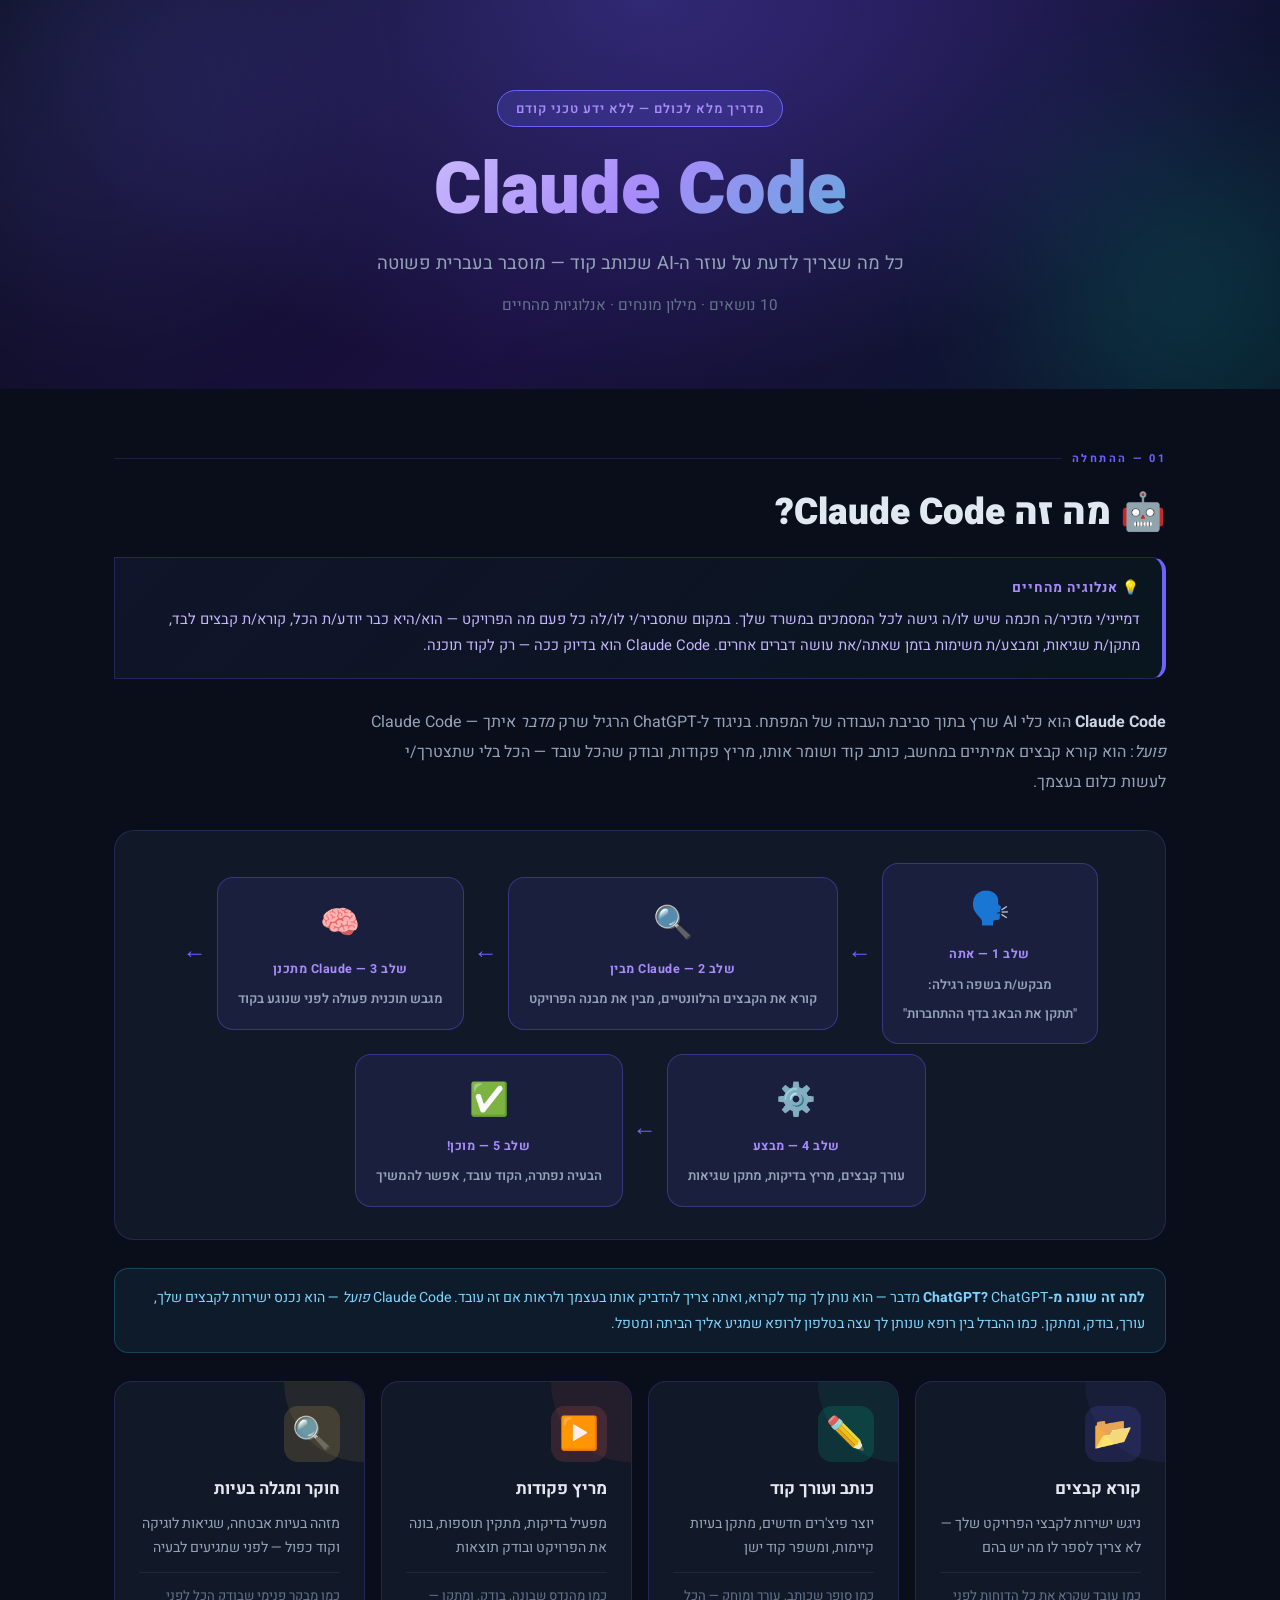
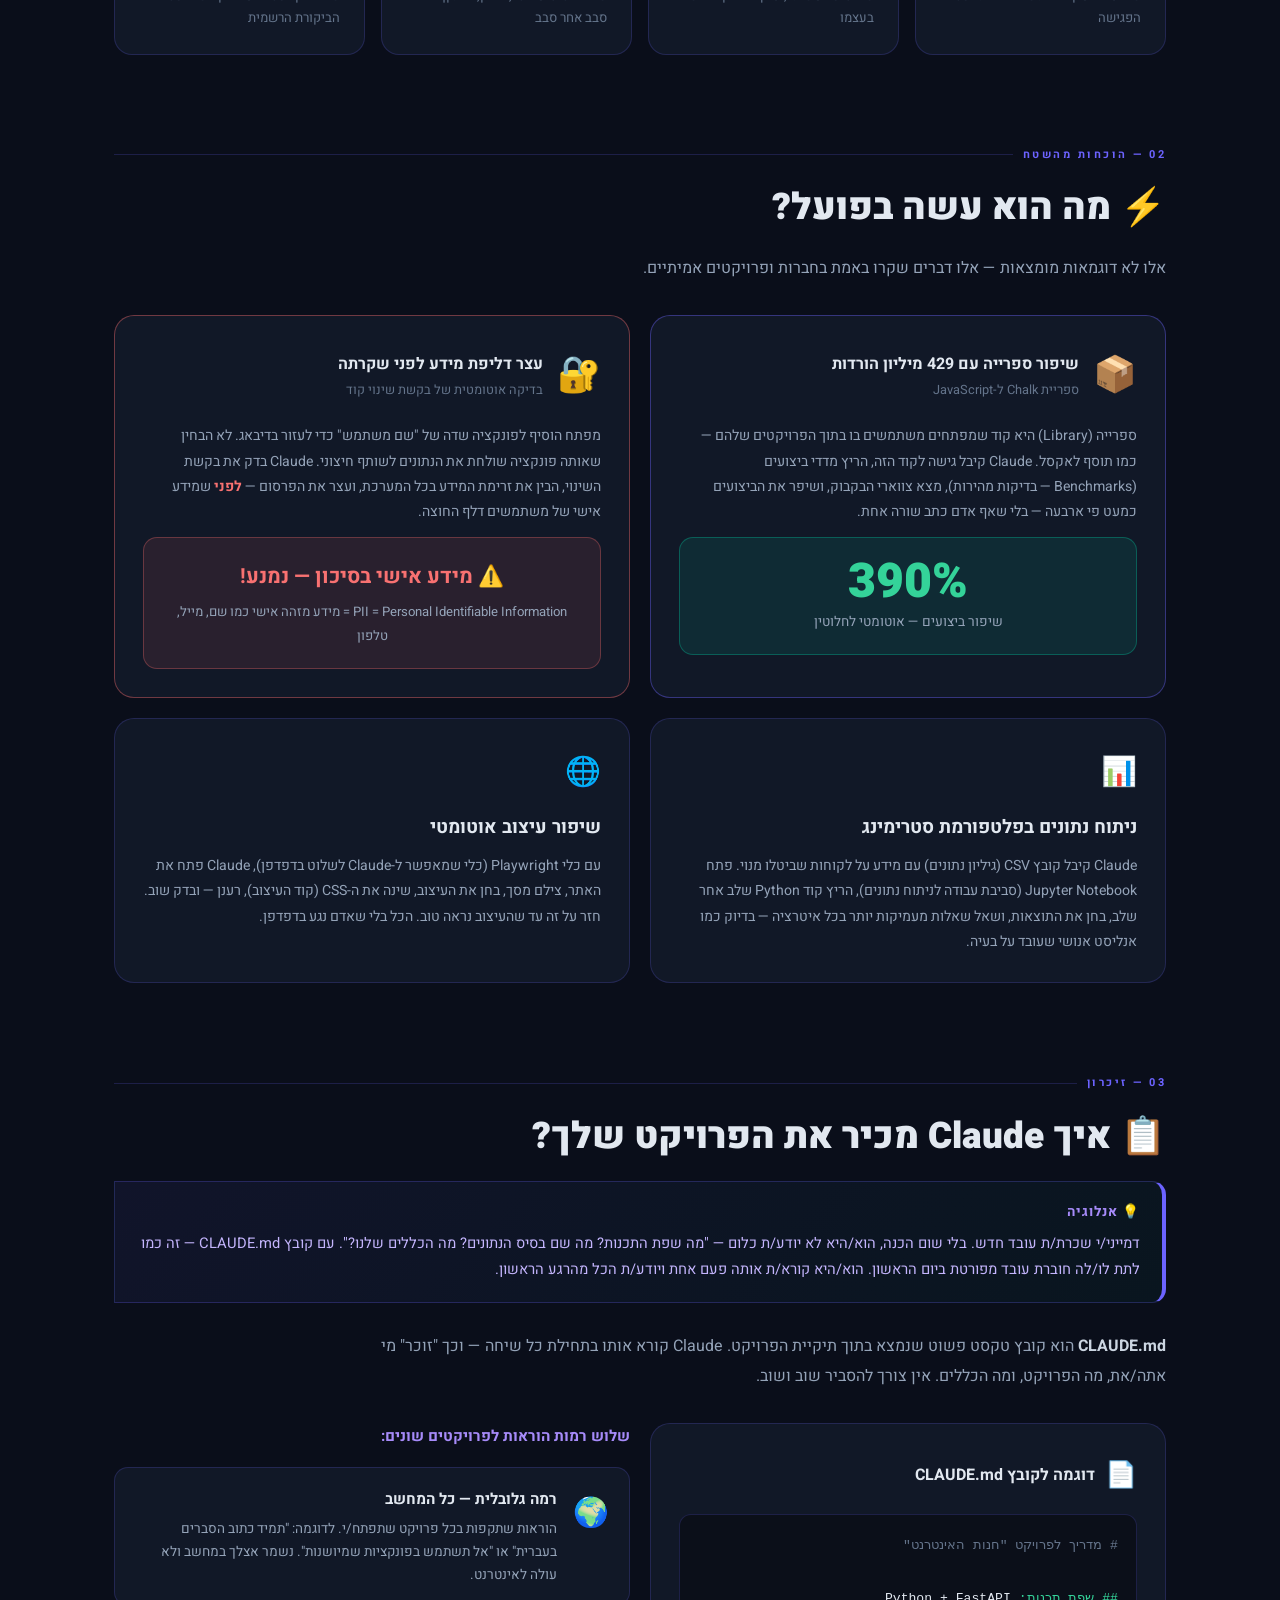
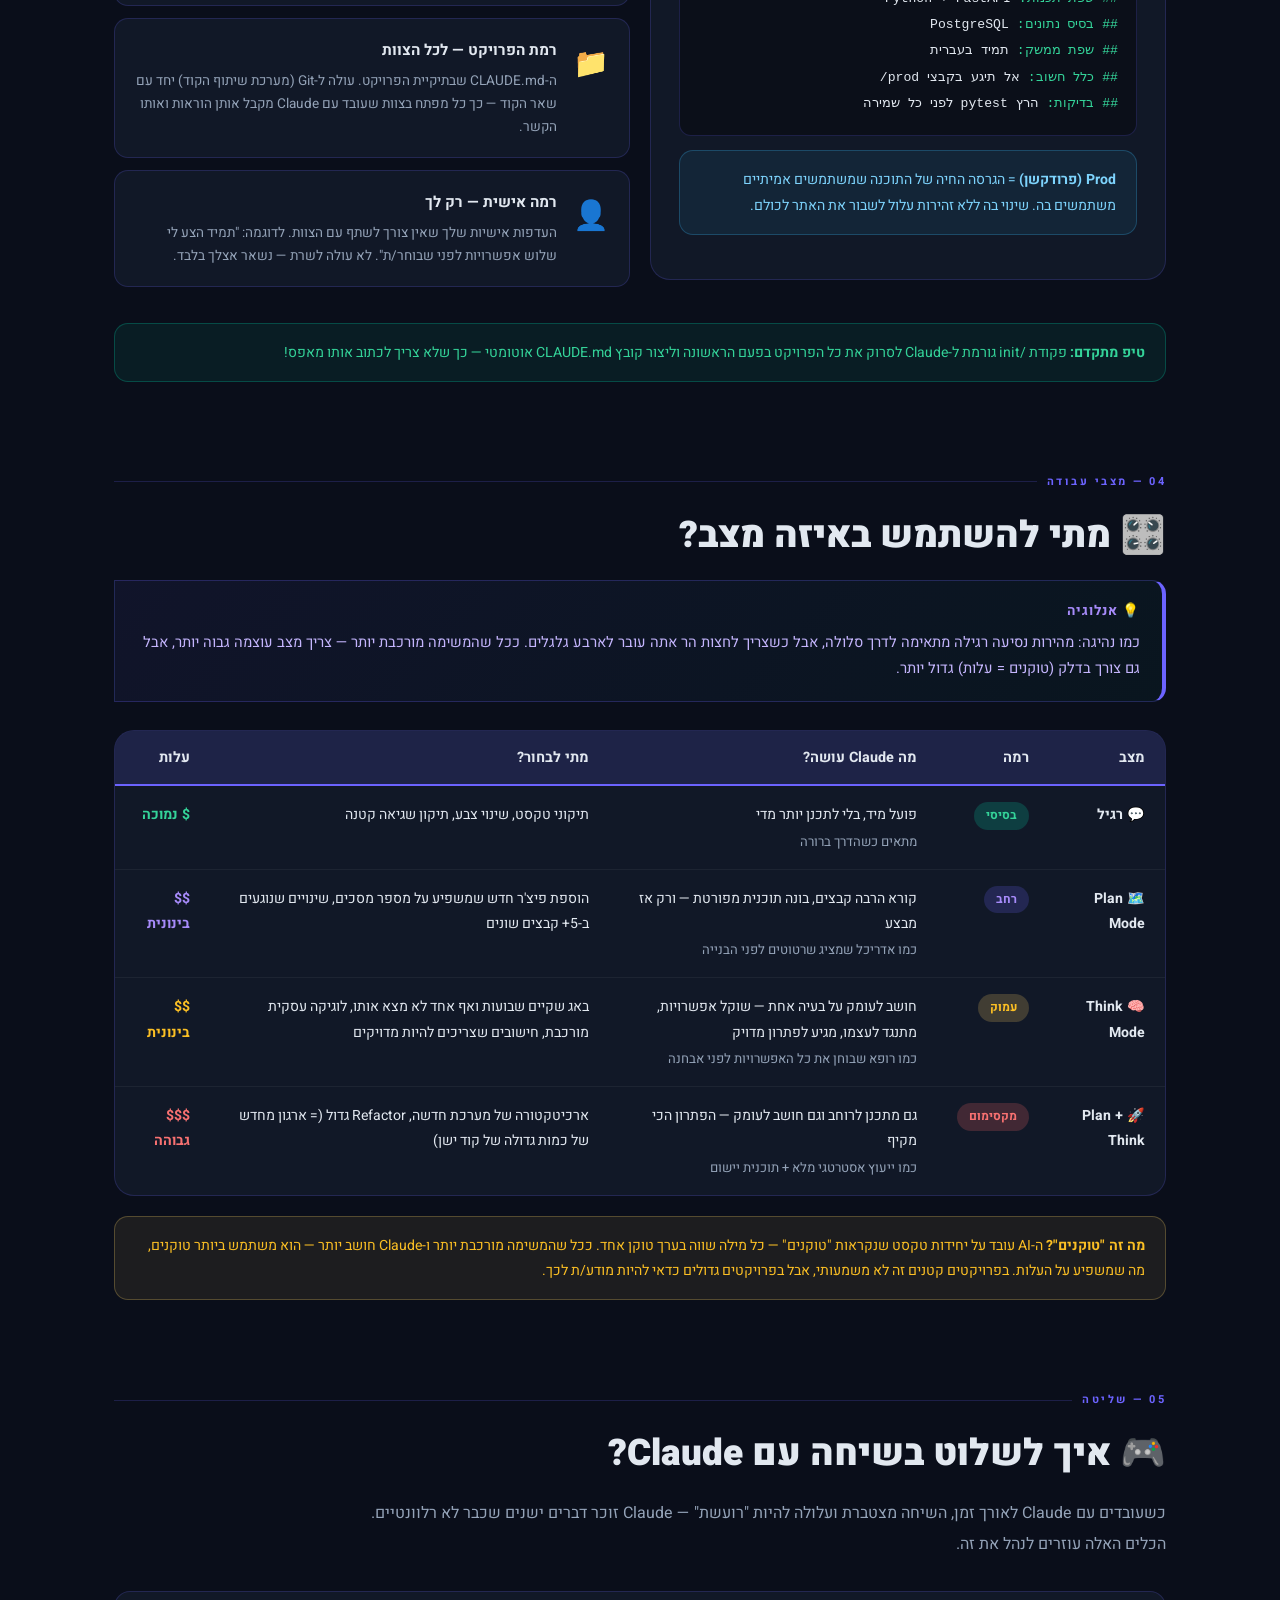
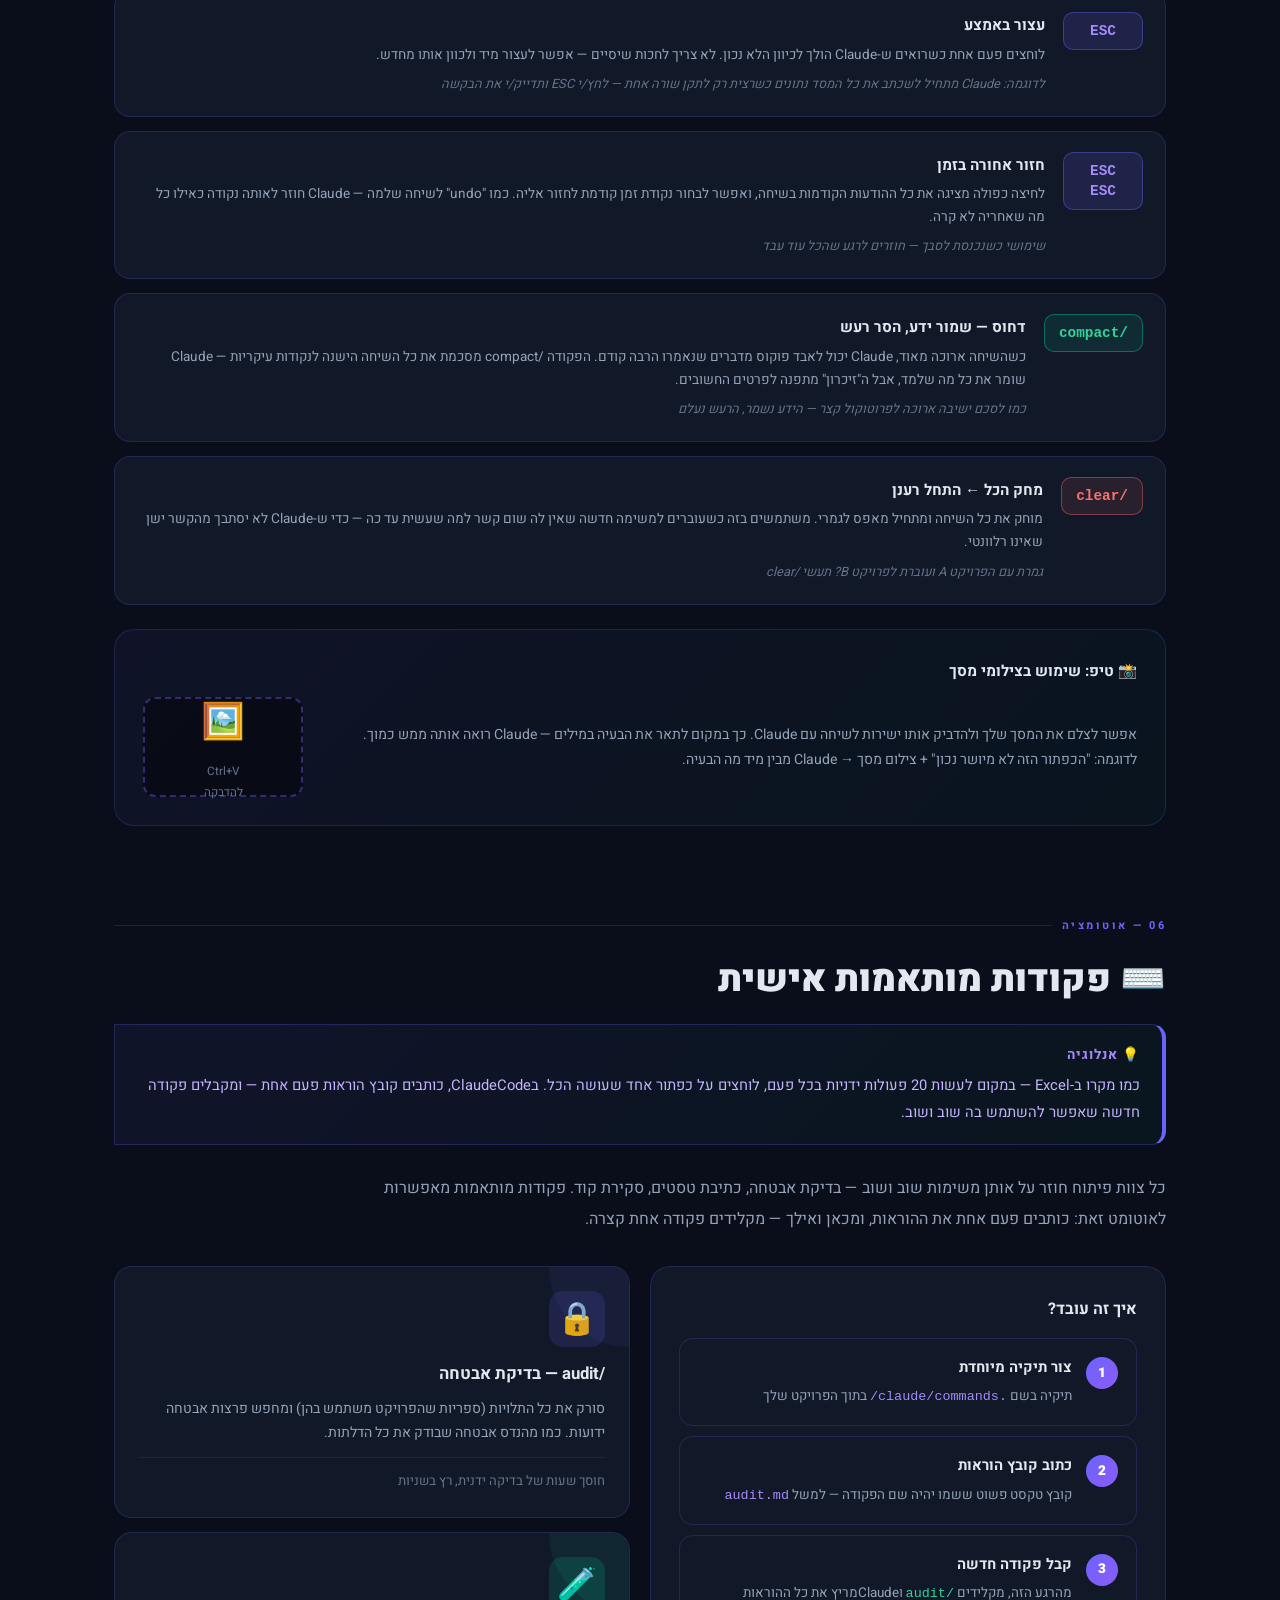
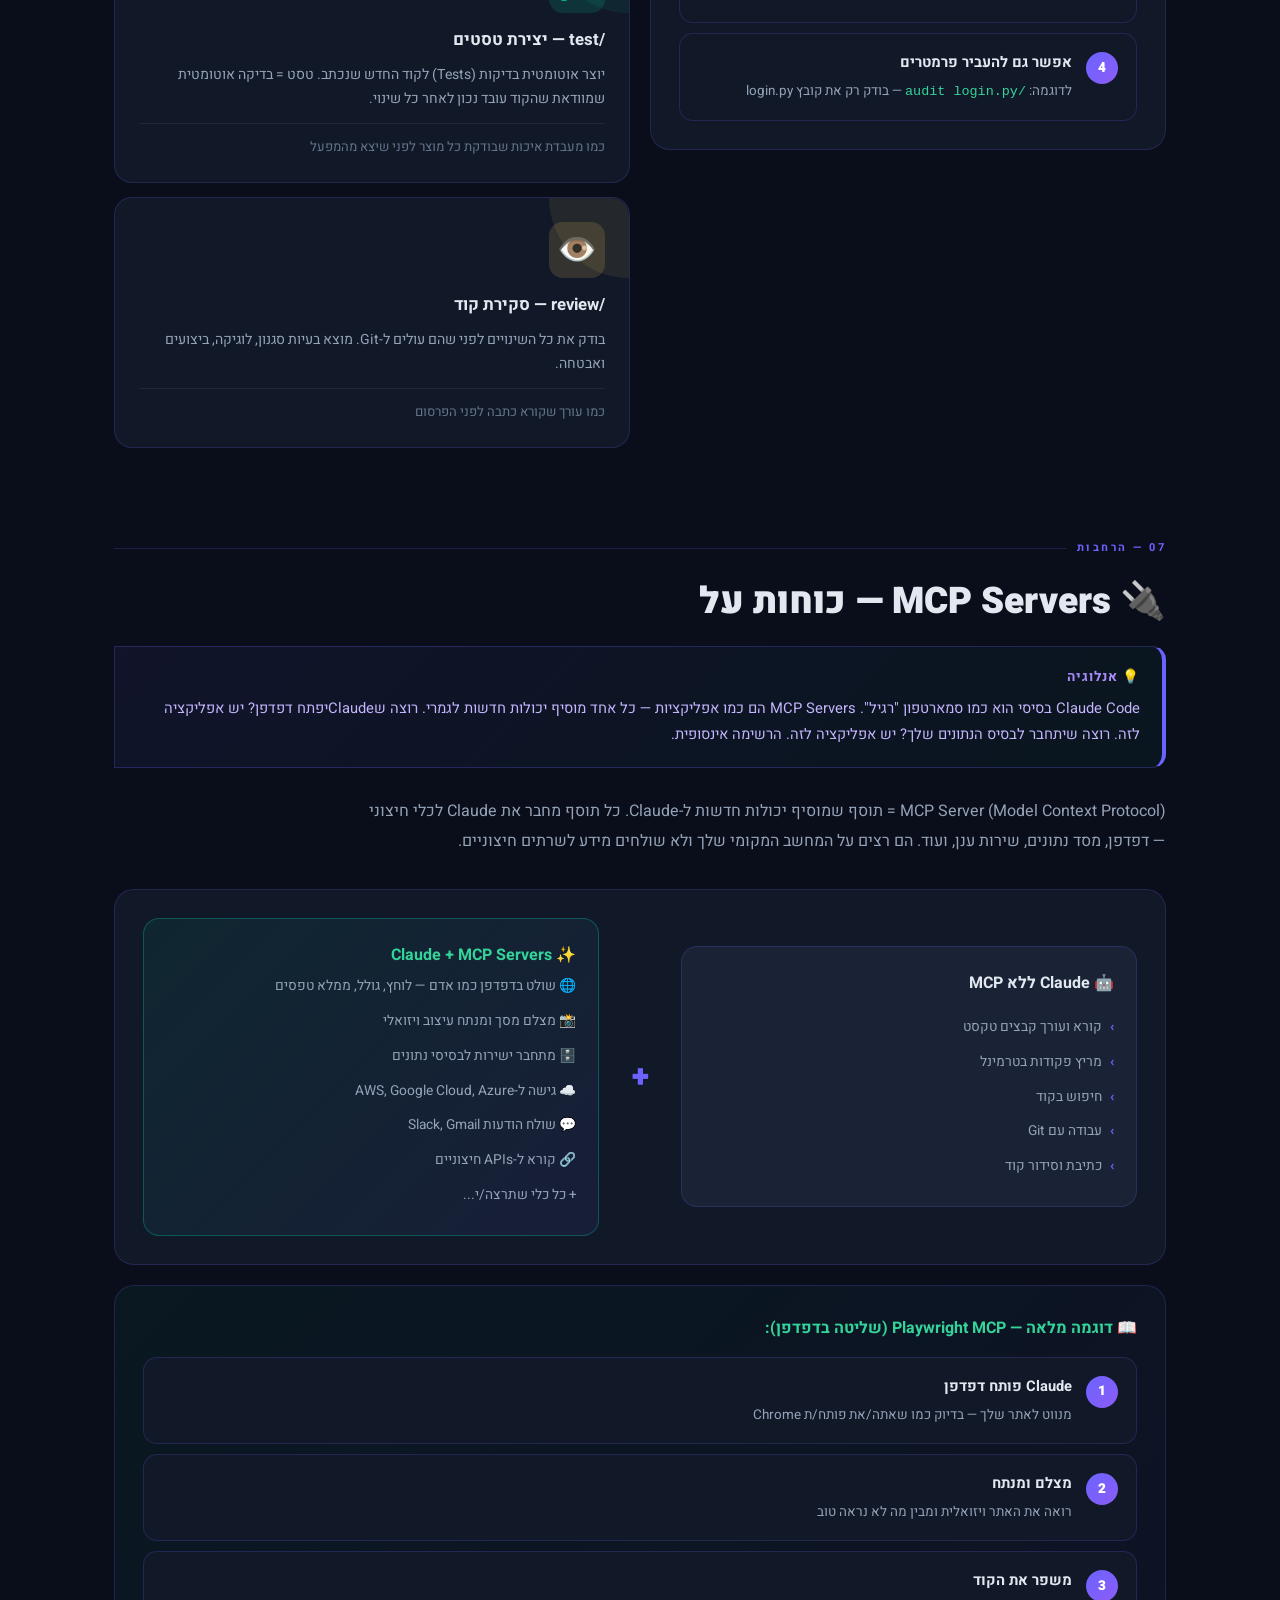
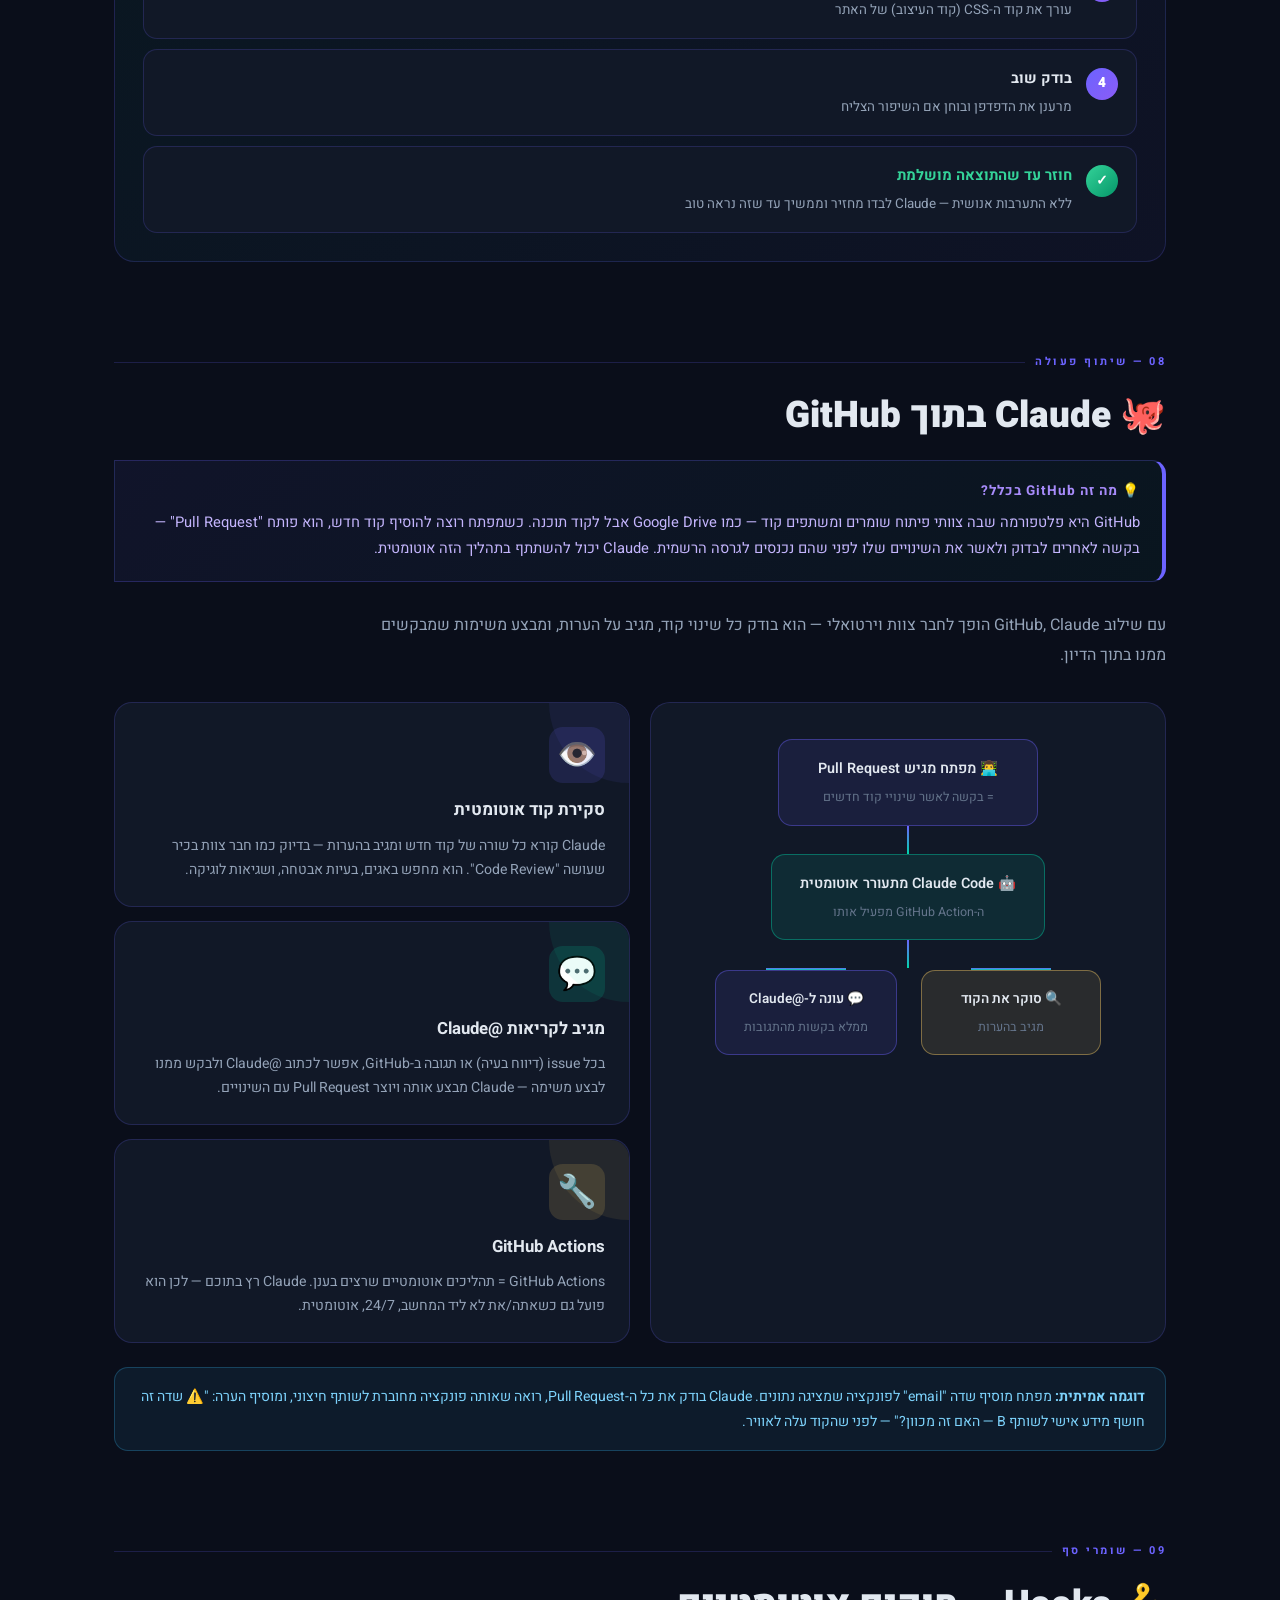
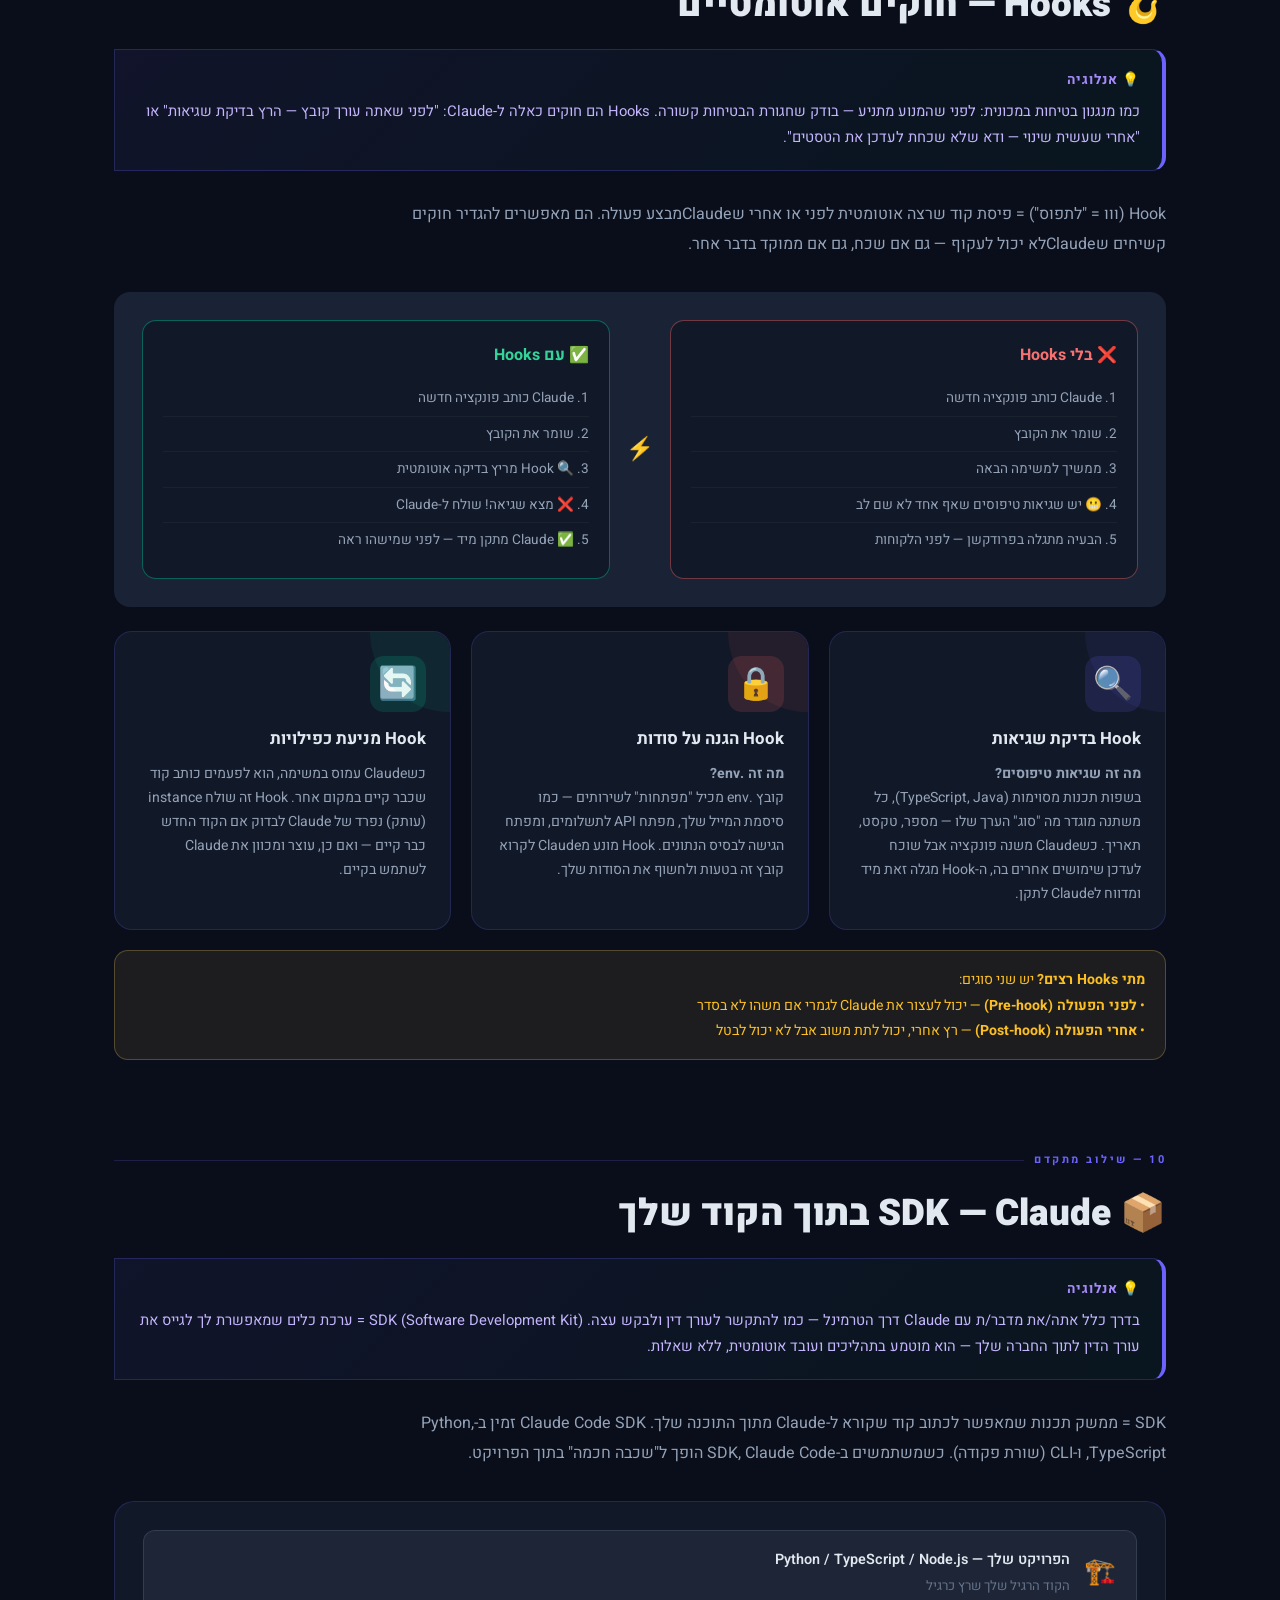
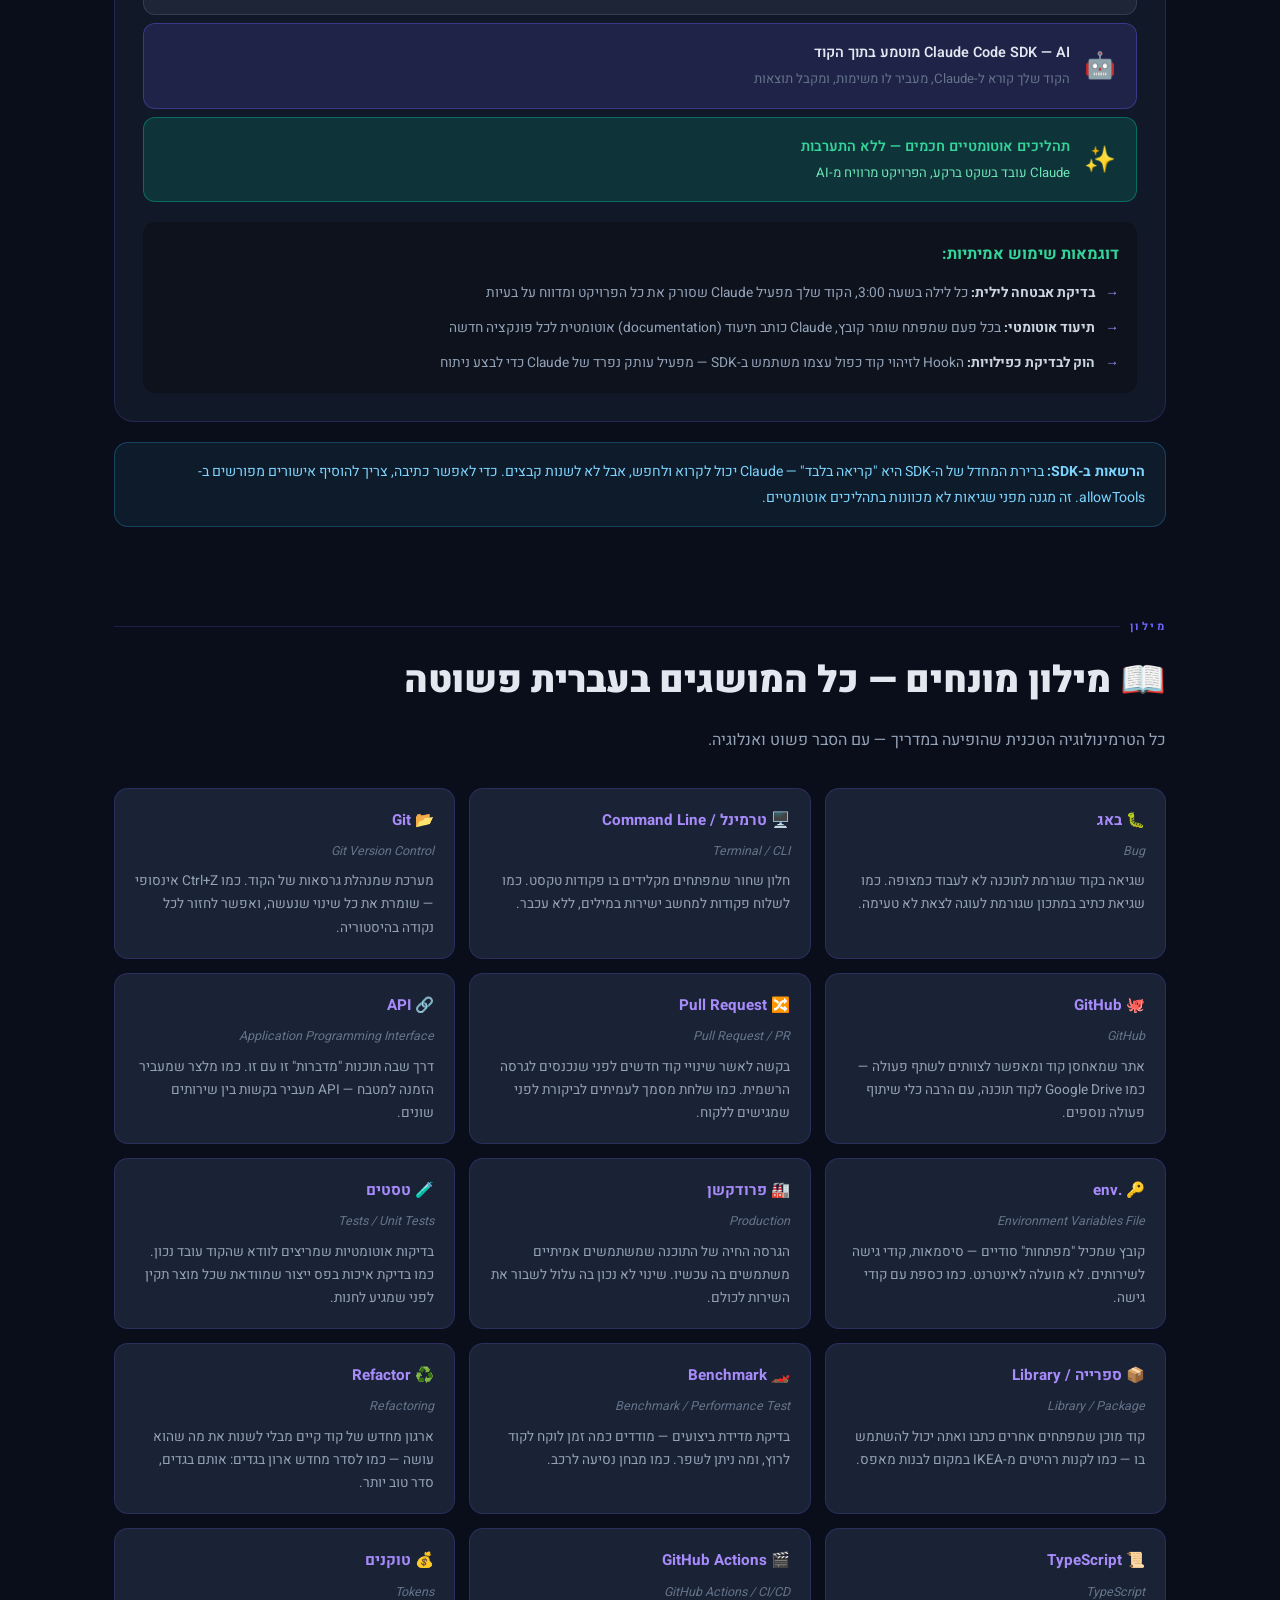
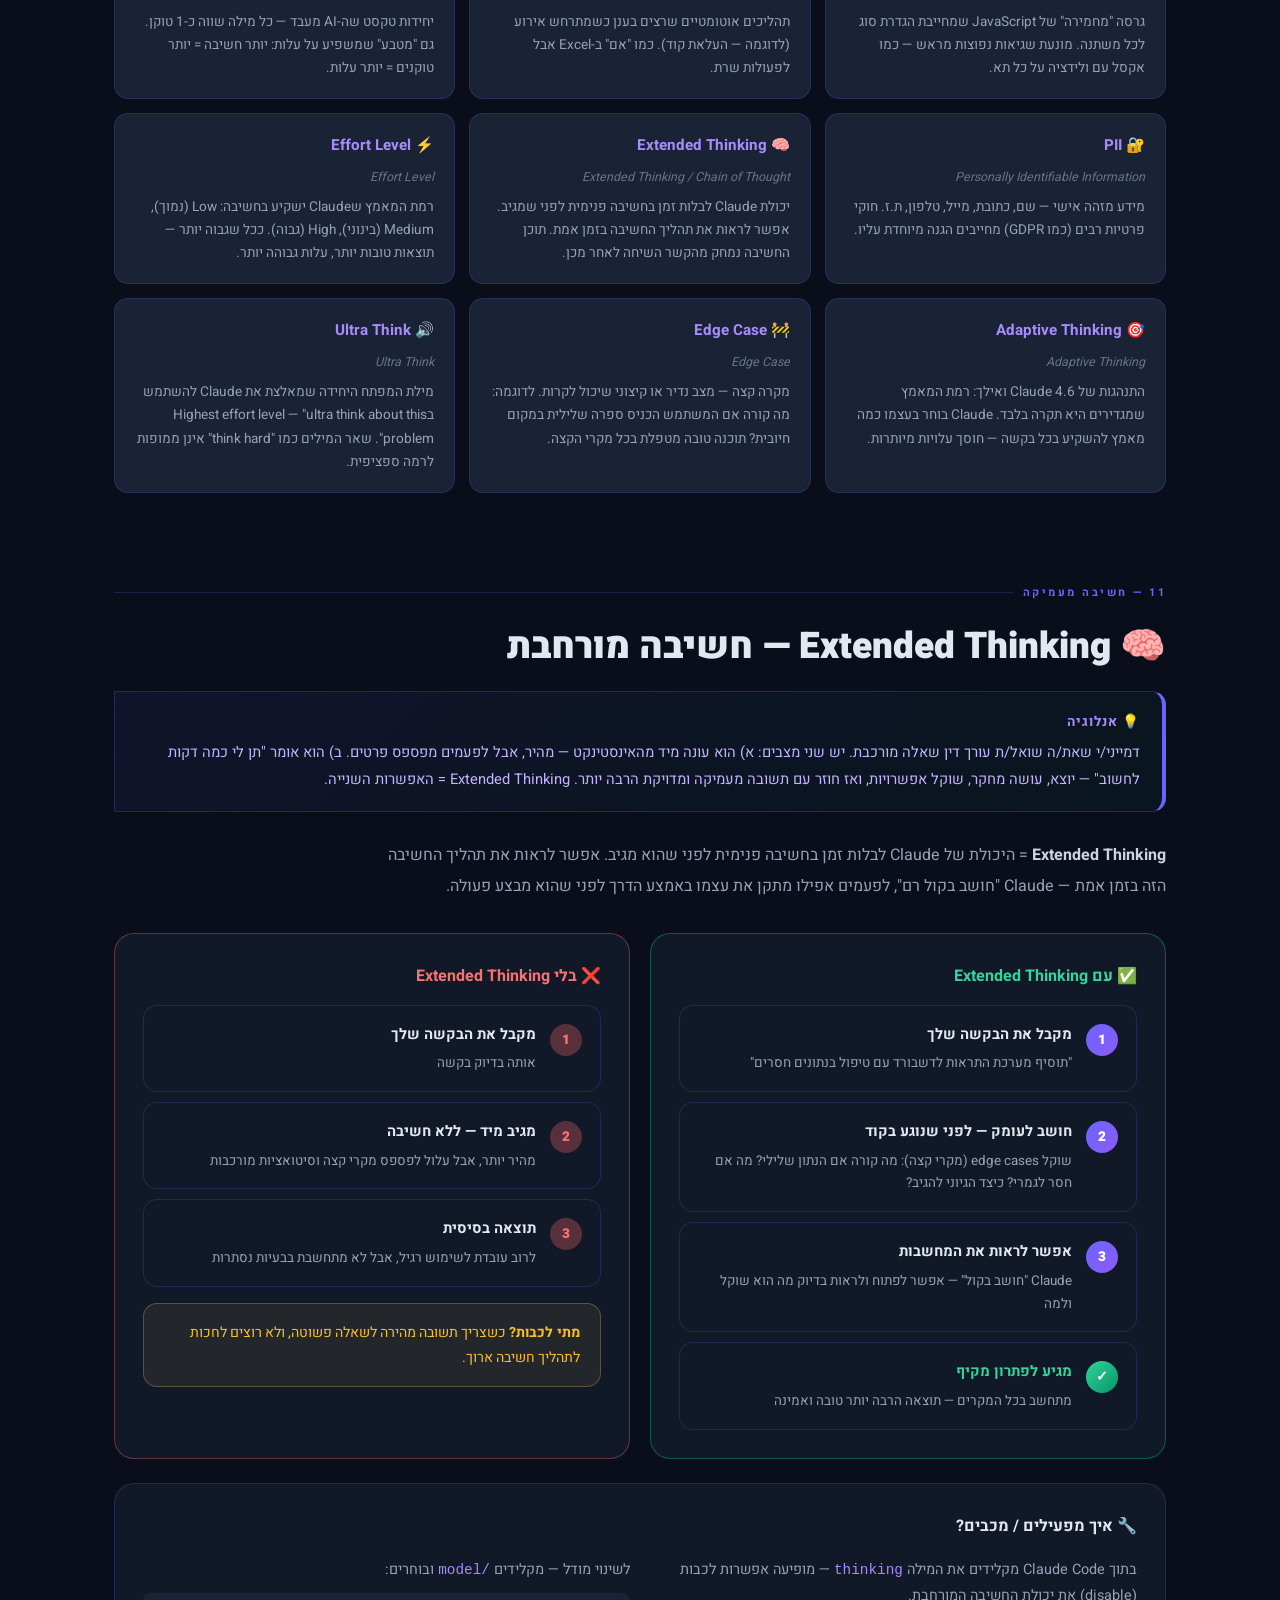
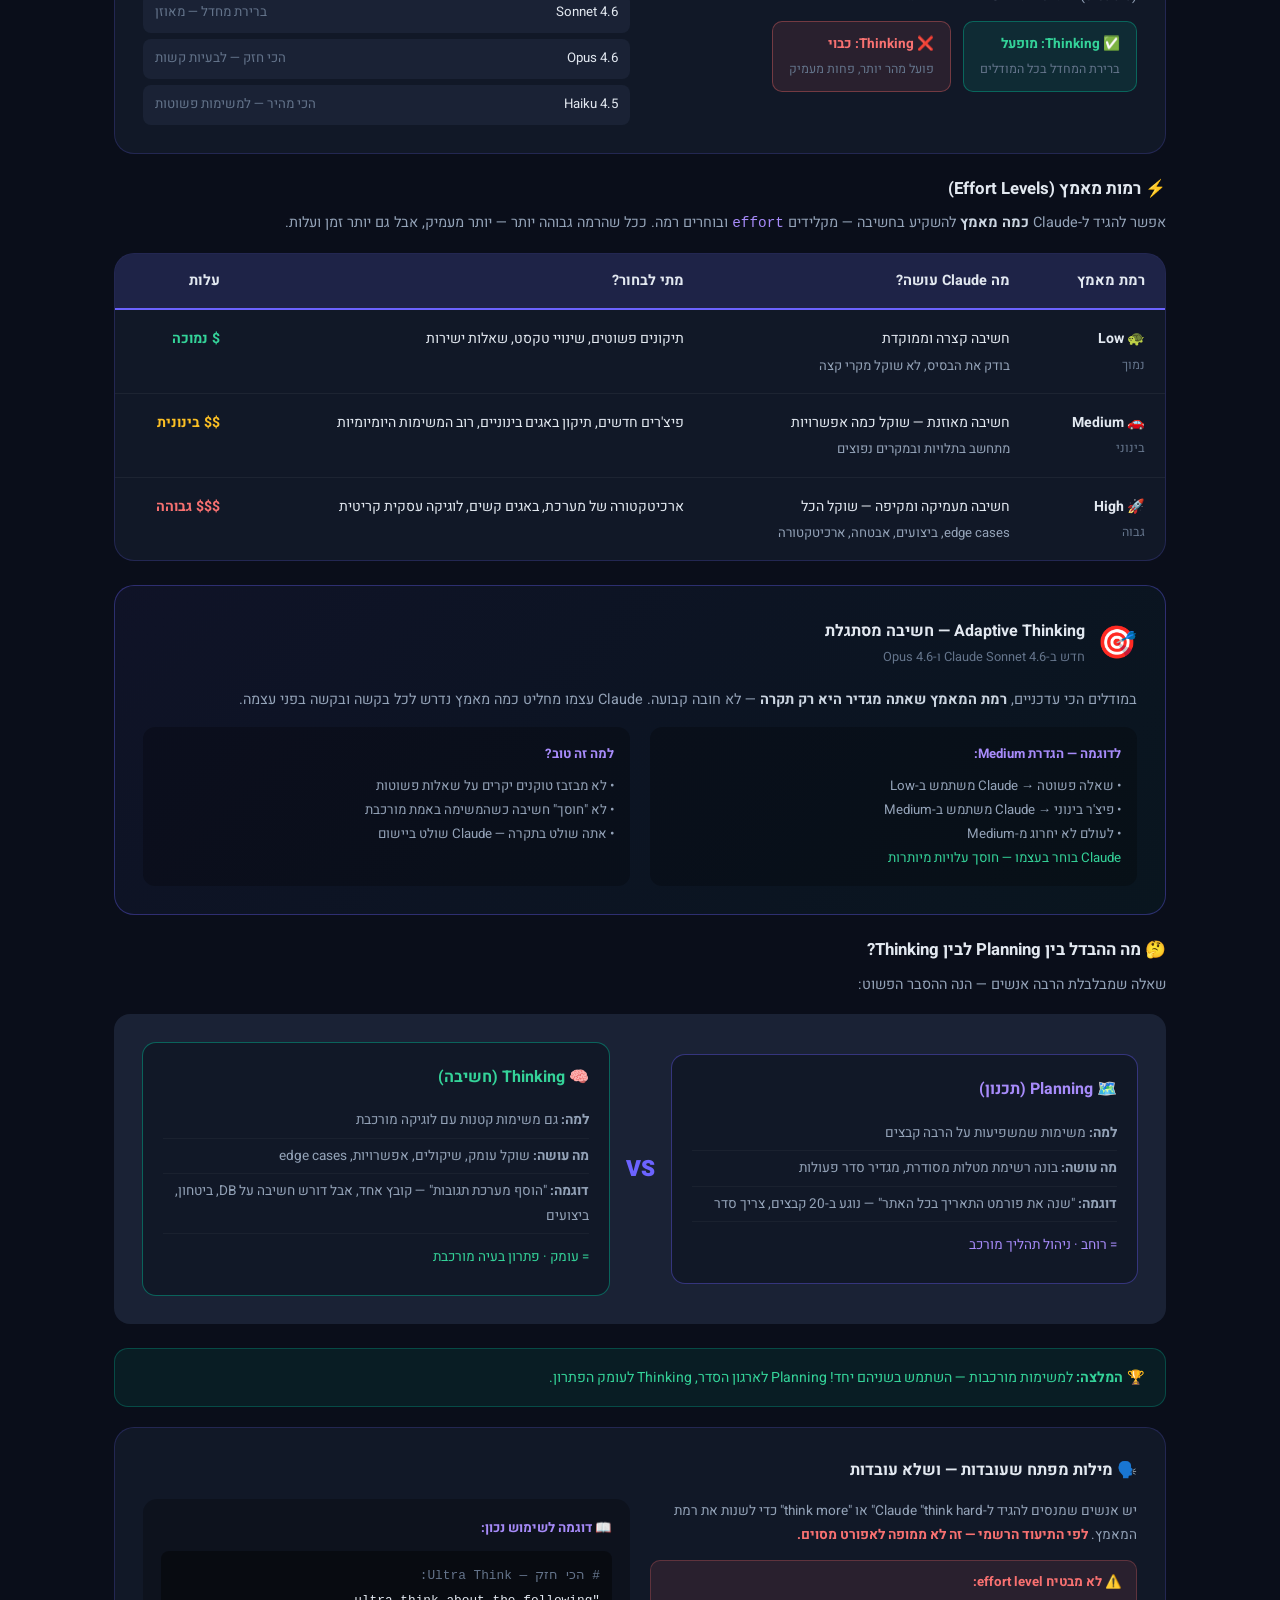
<file: קלוד/claude-code-guide.html>
<!DOCTYPE html>
<html lang="he" dir="rtl">
<head>
<meta charset="UTF-8">
<meta name="viewport" content="width=device-width, initial-scale=1.0">
<title>Claude Code — מדריך מלא לכולם</title>
<style>
  @import url('https://fonts.googleapis.com/css2?family=Heebo:wght@300;400;600;700;900&display=swap');

  :root {
    --bg: #0a0e1a;
    --card: #111827;
    --card2: #1a2235;
    --accent: #6c63ff;
    --accent2: #00d4aa;
    --accent3: #ff6b6b;
    --accent4: #ffd166;
    --text: #e2e8f0;
    --muted: #64748b;
    --border: rgba(108,99,255,0.2);
  }

  * { margin: 0; padding: 0; box-sizing: border-box; }

  body {
    background: var(--bg);
    color: var(--text);
    font-family: 'Heebo', sans-serif;
    line-height: 1.8;
    overflow-x: hidden;
  }

  /* ─── HERO ─── */
  .hero {
    background: linear-gradient(135deg, #0a0e1a 0%, #1a1040 50%, #0a1628 100%);
    padding: 90px 40px 70px;
    text-align: center;
    position: relative;
    overflow: hidden;
  }
  .hero::before {
    content: '';
    position: absolute; inset: 0;
    background: radial-gradient(ellipse at 50% 0%, rgba(108,99,255,0.3) 0%, transparent 70%);
  }
  .hero-badge {
    display: inline-block;
    background: rgba(108,99,255,0.2);
    border: 1px solid var(--accent);
    color: #a78bfa;
    padding: 6px 18px;
    border-radius: 50px;
    font-size: 13px;
    font-weight: 600;
    letter-spacing: 1px;
    margin-bottom: 24px;
    position: relative;
  }
  .hero h1 {
    font-size: clamp(2.5rem, 6vw, 4.5rem);
    font-weight: 900;
    background: linear-gradient(135deg, #fff 0%, #a78bfa 50%, #00d4aa 100%);
    -webkit-background-clip: text;
    -webkit-text-fill-color: transparent;
    background-clip: text;
    line-height: 1.1;
    margin-bottom: 16px;
    position: relative;
  }
  .hero p {
    font-size: 1.15rem;
    color: #94a3b8;
    max-width: 640px;
    margin: 0 auto 12px;
    position: relative;
  }
  .hero-sub {
    font-size: 0.95rem;
    color: #64748b;
    position: relative;
    margin-top: 8px;
  }

  /* ─── ORBS ─── */
  .orb {
    position: absolute; border-radius: 50%;
    filter: blur(80px); opacity: 0.15;
    animation: float 8s ease-in-out infinite;
  }
  .orb1 { width:400px;height:400px;background:var(--accent);top:-100px;left:-100px; }
  .orb2 { width:300px;height:300px;background:var(--accent2);bottom:-50px;right:-50px;animation-delay:-4s; }
  @keyframes float { 0%,100%{transform:translateY(0)} 50%{transform:translateY(-20px)} }

  /* ─── LAYOUT ─── */
  .container { max-width: 1100px; margin: 0 auto; padding: 60px 24px; }
  .section { margin-bottom: 90px; }

  .section-label {
    display: flex; align-items: center; gap: 10px;
    font-size: 11px; font-weight: 700; letter-spacing: 2.5px;
    color: var(--accent); text-transform: uppercase; margin-bottom: 10px;
  }
  .section-label::after { content:''; flex:1; height:1px; background:var(--border); }
  .section-title { font-size: clamp(1.7rem, 3vw, 2.3rem); font-weight: 900; margin-bottom: 12px; }
  .section-intro {
    font-size: 1rem; color: #94a3b8; max-width: 800px;
    margin-bottom: 32px; line-height: 1.9;
  }
  .section-intro strong { color: #cbd5e1; }

  /* ─── ANALOGY BOX ─── */
  .analogy {
    background: linear-gradient(135deg, rgba(108,99,255,0.07), rgba(0,212,170,0.04));
    border: 1px solid rgba(108,99,255,0.25);
    border-right: 4px solid var(--accent);
    border-radius: 0 14px 14px 0;
    padding: 18px 22px;
    margin-bottom: 28px;
    font-size: 0.92rem;
    color: #c4b5fd;
    line-height: 1.8;
  }
  .analogy .ana-title { font-weight: 700; color: #a78bfa; margin-bottom: 6px; font-size: 0.85rem; letter-spacing: 1px; }

  /* ─── CARDS ─── */
  .card {
    background: var(--card);
    border: 1px solid var(--border);
    border-radius: 20px;
    padding: 28px;
    transition: transform 0.2s, box-shadow 0.2s;
  }
  .card:hover { transform: translateY(-3px); box-shadow: 0 20px 60px rgba(108,99,255,0.12); }

  /* ─── GRIDS ─── */
  .grid-2 { display:grid; grid-template-columns:repeat(auto-fit,minmax(310px,1fr)); gap:20px; }
  .grid-3 { display:grid; grid-template-columns:repeat(auto-fit,minmax(260px,1fr)); gap:20px; }
  .grid-4 { display:grid; grid-template-columns:repeat(auto-fit,minmax(210px,1fr)); gap:16px; }

  /* ─── FLOW DIAGRAM ─── */
  .flow {
    display:flex; align-items:center; flex-wrap:wrap; gap:10px;
    justify-content:center; padding:32px;
    background:var(--card); border:1px solid var(--border); border-radius:20px;
    margin-bottom:28px;
  }
  .flow-step {
    background:rgba(108,99,255,0.10);
    border:1px solid rgba(108,99,255,0.35);
    border-radius:16px; padding:16px 20px;
    text-align:center; font-weight:600; min-width:130px;
  }
  .flow-step .emoji { font-size:2rem; display:block; margin-bottom:6px; }
  .flow-step .flabel { font-size:0.78rem; color:#a78bfa; display:block; margin-bottom:4px; font-weight:700; letter-spacing:0.5px; }
  .flow-step .fdesc  { font-size:0.82rem; color:#94a3b8; line-height:1.5; }
  .flow-arrow { font-size:1.5rem; color:var(--accent); flex-shrink:0; }

  /* ─── FEAT CARD ─── */
  .feat-card {
    background:var(--card); border:1px solid var(--border);
    border-radius:18px; padding:24px; position:relative; overflow:hidden;
  }
  .feat-card::before {
    content:''; position:absolute; top:0; right:0;
    width:80px; height:80px; border-radius:0 18px 0 80px; opacity:0.08;
  }
  .feat-card.purple::before { background:var(--accent); }
  .feat-card.green::before  { background:var(--accent2); }
  .feat-card.red::before    { background:var(--accent3); }
  .feat-card.yellow::before { background:var(--accent4); }
  .feat-card.blue::before   { background:#38bdf8; }

  .feat-icon {
    font-size:2rem; margin-bottom:12px; display:block;
    width:56px; height:56px; line-height:56px; text-align:center; border-radius:14px;
  }
  .feat-icon.purple { background:rgba(108,99,255,0.15); }
  .feat-icon.green  { background:rgba(0,212,170,0.15); }
  .feat-icon.red    { background:rgba(255,107,107,0.15); }
  .feat-icon.yellow { background:rgba(255,209,102,0.15); }
  .feat-icon.blue   { background:rgba(56,189,248,0.15); }

  .feat-card h3 { font-size:1.05rem; font-weight:700; margin-bottom:8px; }
  .feat-card p  { font-size:0.88rem; color:#94a3b8; line-height:1.7; }
  .feat-card .detail {
    margin-top:12px; padding-top:12px; border-top:1px solid rgba(255,255,255,0.06);
    font-size:0.82rem; color:#64748b; line-height:1.7;
  }

  /* ─── TERM TOOLTIP ─── */
  .term {
    border-bottom: 1px dashed rgba(108,99,255,0.6);
    color: #a78bfa; cursor: help; font-weight: 600;
    position: relative;
  }

  /* ─── GLOSSARY ─── */
  .glossary-grid { display:grid; grid-template-columns:repeat(auto-fit,minmax(300px,1fr)); gap:14px; }
  .gloss-item {
    background:var(--card2); border:1px solid var(--border); border-radius:14px; padding:18px 20px;
  }
  .gloss-term { font-weight:700; color:#a78bfa; font-size:0.95rem; margin-bottom:6px; }
  .gloss-en   { font-size:0.78rem; color:#64748b; margin-bottom:8px; font-style:italic; }
  .gloss-def  { font-size:0.85rem; color:#94a3b8; line-height:1.7; }

  /* ─── MODES TABLE ─── */
  .modes-table { width:100%; border-collapse:collapse; }
  .modes-table th {
    background:rgba(108,99,255,0.15); padding:14px 20px;
    font-weight:700; font-size:0.9rem; border-bottom:2px solid var(--accent);
    text-align:right;
  }
  .modes-table td { padding:16px 20px; border-bottom:1px solid rgba(255,255,255,0.05); font-size:0.88rem; vertical-align:top; }
  .modes-table tr:last-child td { border-bottom:none; }
  .modes-table tr:hover td { background:rgba(108,99,255,0.04); }
  .modes-table .desc { color:#94a3b8; font-size:0.82rem; margin-top:4px; line-height:1.6; }

  .badge {
    display:inline-block; padding:3px 12px; border-radius:50px;
    font-size:0.75rem; font-weight:700;
  }
  .badge-purple { background:rgba(108,99,255,0.2); color:#a78bfa; }
  .badge-green  { background:rgba(0,212,170,0.2);  color:#34d399; }
  .badge-yellow { background:rgba(255,209,102,0.2); color:#fbbf24; }
  .badge-red    { background:rgba(255,107,107,0.2); color:#f87171; }

  /* ─── CONTROL KEYS ─── */
  .key-card {
    background:var(--card); border:1px solid var(--border); border-radius:16px;
    padding:20px 22px; display:flex; gap:18px; align-items:flex-start;
  }
  .key-btn {
    background:rgba(108,99,255,0.15); border:1px solid rgba(108,99,255,0.4);
    border-radius:10px; padding:8px 14px; font-family:'Courier New',monospace;
    font-weight:700; font-size:0.9rem; flex-shrink:0; color:#a78bfa;
    white-space:nowrap; min-width:80px; text-align:center; line-height:1.4;
  }
  .key-title { font-weight:700; margin-bottom:4px; font-size:0.95rem; }
  .key-desc  { font-size:0.85rem; color:#94a3b8; line-height:1.7; }
  .key-example { font-size:0.8rem; color:#64748b; margin-top:6px; font-style:italic; }

  /* ─── HOOKS ─── */
  .hook-flow {
    display:grid; grid-template-columns:1fr auto 1fr; align-items:center;
    gap:16px; padding:28px;
    background:var(--card2); border-radius:16px; margin-bottom:24px;
  }
  .hook-box {
    background:var(--card); border-radius:14px;
    padding:20px; border:1px solid var(--border);
  }
  .hook-box.bad  { border-color:rgba(255,107,107,0.4); }
  .hook-box.good { border-color:rgba(0,212,170,0.4); }
  .hook-box .title { font-weight:700; margin-bottom:12px; font-size:1rem; }
  .hook-box .steps { font-size:0.85rem; color:#94a3b8; }
  .hook-box .steps div { padding:5px 0; border-bottom:1px solid rgba(255,255,255,0.04); }
  .hook-box .steps div:last-child { border-bottom:none; }
  .hook-vs { font-size:1.4rem; font-weight:900; color:var(--accent); text-align:center; }

  /* ─── LEVELS ─── */
  .level-item {
    display:flex; align-items:flex-start; gap:16px;
    background:var(--card); border-radius:14px;
    padding:18px 20px; border:1px solid var(--border);
    margin-bottom:12px;
  }
  .level-emoji { font-size:1.8rem; flex-shrink:0; margin-top:2px; }
  .level-item h4 { font-size:0.95rem; font-weight:700; margin-bottom:5px; }
  .level-item p  { font-size:0.85rem; color:#94a3b8; line-height:1.7; }

  /* ─── MCP GRID ─── */
  .mcp-grid {
    display:grid; grid-template-columns:1fr 50px 1fr; align-items:center; gap:16px;
  }
  .mcp-box { background:var(--card2); border:1px solid var(--border); border-radius:16px; padding:22px; }
  .mcp-box h4 { font-weight:700; margin-bottom:12px; }
  .mcp-box ul { list-style:none; font-size:0.86rem; color:#94a3b8; }
  .mcp-box ul li { padding:5px 0; display:flex; gap:8px; align-items:flex-start; }
  .mcp-box ul li::before { content:'›'; color:var(--accent); flex-shrink:0; font-weight:700; }
  .mcp-plus { font-size:2rem; color:var(--accent); text-align:center; font-weight:900; }
  .mcp-result {
    background:linear-gradient(135deg,rgba(0,212,170,0.08),rgba(108,99,255,0.08));
    border:1px solid rgba(0,212,170,0.3); border-radius:16px; padding:22px;
  }

  /* ─── GITHUB FLOW ─── */
  .gh-flow {
    background:var(--card); border-radius:20px;
    border:1px solid var(--border); padding:36px;
    display:flex; flex-direction:column; align-items:center; gap:0;
  }
  .gh-node {
    background:var(--card2); border:1px solid var(--border);
    border-radius:14px; padding:16px 28px;
    font-weight:600; font-size:0.9rem; text-align:center;
    min-width:260px;
  }
  .gh-node .sub { font-size:0.78rem; color:#64748b; margin-top:4px; font-weight:400; }
  .gh-line { width:2px; height:28px; background:linear-gradient(var(--accent),var(--accent2)); }
  .gh-split { display:flex; gap:24px; align-items:flex-start; }
  .gh-branch { display:flex; flex-direction:column; align-items:center; }
  .gh-hline  { height:2px; background:linear-gradient(var(--accent),var(--accent2)); width:80px; }

  /* ─── SDK ─── */
  .sdk-layer {
    border-radius:12px; padding:16px 20px; font-size:0.9rem; font-weight:600;
    display:flex; align-items:center; gap:14px; margin-bottom:8px;
  }
  .sdk-layer.base  { background:rgba(100,116,139,0.15); border:1px solid rgba(100,116,139,0.3); }
  .sdk-layer.mid   { background:rgba(108,99,255,0.15);  border:1px solid rgba(108,99,255,0.35); }
  .sdk-layer.top   { background:rgba(0,212,170,0.15);   border:1px solid rgba(0,212,170,0.35); color:#34d399; }
  .sdk-layer .sdk-desc { font-size:0.82rem; color:#64748b; font-weight:400; margin-top:2px; }

  /* ─── BIG QUOTE ─── */
  .big-quote {
    background:linear-gradient(135deg,rgba(108,99,255,0.1),rgba(0,212,170,0.05));
    border:1px solid rgba(108,99,255,0.3); border-radius:20px; padding:48px; text-align:center;
  }
  .big-quote .q { font-size:clamp(1.1rem,2.5vw,1.4rem); font-weight:600; line-height:2; }
  .big-quote .q span { color:#a78bfa; }

  /* ─── STEP LIST ─── */
  .step-list { display:flex; flex-direction:column; gap:10px; }
  .step-item {
    display:flex; gap:14px; align-items:flex-start;
    background:var(--card); border:1px solid var(--border);
    border-radius:14px; padding:16px 18px;
  }
  .step-num {
    background:linear-gradient(135deg,var(--accent),#8b5cf6);
    color:white; font-weight:900; font-size:0.85rem;
    width:32px; height:32px; border-radius:50%; display:flex;
    align-items:center; justify-content:center; flex-shrink:0; margin-top:2px;
  }
  .step-item h4 { font-size:0.92rem; font-weight:700; margin-bottom:4px; }
  .step-item p  { font-size:0.84rem; color:#94a3b8; line-height:1.7; }

  /* ─── CALLOUT ─── */
  .callout {
    border-radius:14px; padding:16px 20px; margin:16px 0; font-size:0.88rem; line-height:1.8;
  }
  .callout.info    { background:rgba(56,189,248,0.08); border:1px solid rgba(56,189,248,0.25); color:#7dd3fc; }
  .callout.warning { background:rgba(255,209,102,0.08); border:1px solid rgba(255,209,102,0.25); color:#fbbf24; }
  .callout.success { background:rgba(0,212,170,0.08); border:1px solid rgba(0,212,170,0.25); color:#34d399; }
  .callout strong  { font-weight:700; }

  /* ─── FOOTER ─── */
  .footer {
    text-align:center; padding:60px 24px;
    border-top:1px solid var(--border);
    color:var(--muted); font-size:0.85rem;
  }

  /* ─── DIVIDER ─── */
  .divider { height:1px; background:var(--border); margin:32px 0; }

  @media (max-width:650px) {
    .mcp-grid   { grid-template-columns:1fr; }
    .hook-flow  { grid-template-columns:1fr; }
    .flow       { flex-direction:column; }
    .flow-arrow { transform:rotate(90deg); }
    .gh-split   { flex-direction:column; align-items:center; }
    .hero { padding:60px 20px 50px; }
  }
</style>
</head>
<body>

<!-- ═══ HERO ═══ -->
<div class="hero">
  <div class="orb orb1"></div><div class="orb orb2"></div>
  <div class="hero-badge">מדריך מלא לכולם — ללא ידע טכני קודם</div>
  <h1>Claude Code</h1>
  <p>כל מה שצריך לדעת על עוזר ה-AI שכותב קוד — מוסבר בעברית פשוטה</p>
  <div class="hero-sub">10 נושאים · מילון מונחים · אנלוגיות מהחיים</div>
</div>

<!-- ═══ CONTAINER ═══ -->
<div class="container">

<!-- ══════════════════════════════════════
     01 — מה זה בכלל?
══════════════════════════════════════ -->
<div class="section">
  <div class="section-label">01 — ההתחלה</div>
  <div class="section-title">🤖 מה זה Claude Code?</div>

  <div class="analogy">
    <div class="ana-title">💡 אנלוגיה מהחיים</div>
    דמייני/י מזכיר/ה חכמה שיש לו/ה גישה לכל המסמכים במשרד שלך.
    במקום שתסביר/י לו/לה כל פעם מה הפרויקט — הוא/היא כבר יודע/ת הכל, קורא/ת קבצים לבד,
    מתקן/ת שגיאות, ומבצע/ת משימות בזמן שאתה/את עושה דברים אחרים.
    Claude Code הוא בדיוק ככה — רק לקוד תוכנה.
  </div>

  <div class="section-intro">
    <strong>Claude Code</strong> הוא כלי AI שרץ בתוך סביבת העבודה של המפתח.
    בניגוד ל-ChatGPT הרגיל שרק <em>מדבר</em> איתך — Claude Code <em>פועל</em>:
    הוא קורא קבצים אמיתיים במחשב, כותב קוד ושומר אותו, מריץ פקודות,
    ובודק שהכל עובד — הכל בלי שתצטרך/י לעשות כלום בעצמך.
  </div>

  <div class="flow">
    <div class="flow-step">
      <span class="emoji">🗣️</span>
      <span class="flabel">שלב 1 — אתה</span>
      <span class="fdesc">מבקש/ת בשפה רגילה:<br>"תתקן את הבאג בדף ההתחברות"</span>
    </div>
    <div class="flow-arrow">←</div>
    <div class="flow-step">
      <span class="emoji">🔍</span>
      <span class="flabel">שלב 2 — Claude מבין</span>
      <span class="fdesc">קורא את הקבצים הרלוונטיים, מבין את מבנה הפרויקט</span>
    </div>
    <div class="flow-arrow">←</div>
    <div class="flow-step">
      <span class="emoji">🧠</span>
      <span class="flabel">שלב 3 — Claude מתכנן</span>
      <span class="fdesc">מגבש תוכנית פעולה לפני שנוגע בקוד</span>
    </div>
    <div class="flow-arrow">←</div>
    <div class="flow-step">
      <span class="emoji">⚙️</span>
      <span class="flabel">שלב 4 — מבצע</span>
      <span class="fdesc">עורך קבצים, מריץ בדיקות, מתקן שגיאות</span>
    </div>
    <div class="flow-arrow">←</div>
    <div class="flow-step">
      <span class="emoji">✅</span>
      <span class="flabel">שלב 5 — מוכן!</span>
      <span class="fdesc">הבעיה נפתרה, הקוד עובד, אפשר להמשיך</span>
    </div>
  </div>

  <div class="callout info">
    <strong>למה זה שונה מ-ChatGPT?</strong> ChatGPT מדבר — הוא נותן לך קוד לקרוא, ואתה צריך להדביק אותו בעצמך ולראות אם זה עובד.
    Claude Code <em>פועל</em> — הוא נכנס ישירות לקבצים שלך, עורך, בודק, ומתקן. כמו ההבדל בין רופא שנותן לך עצה בטלפון לרופא שמגיע אליך הביתה ומטפל.
  </div>

  <div class="grid-4" style="margin-top:28px;">
    <div class="feat-card purple">
      <span class="feat-icon purple">📂</span>
      <h3>קורא קבצים</h3>
      <p>ניגש ישירות לקבצי הפרויקט שלך — לא צריך לספר לו מה יש בהם</p>
      <div class="detail">כמו עובד שקרא את כל הדוחות לפני הפגישה</div>
    </div>
    <div class="feat-card green">
      <span class="feat-icon green">✏️</span>
      <h3>כותב ועורך קוד</h3>
      <p>יוצר פיצ'רים חדשים, מתקן בעיות קיימות, ומשפר קוד ישן</p>
      <div class="detail">כמו סופר שכותב, עורך ומוחק — הכל בעצמו</div>
    </div>
    <div class="feat-card red">
      <span class="feat-icon red">▶️</span>
      <h3>מריץ פקודות</h3>
      <p>מפעיל בדיקות, מתקין תוספות, בונה את הפרויקט ובודק תוצאות</p>
      <div class="detail">כמו מהנדס שבונה, בודק, ומתקן — סבב אחר סבב</div>
    </div>
    <div class="feat-card yellow">
      <span class="feat-icon yellow">🔍</span>
      <h3>חוקר ומגלה בעיות</h3>
      <p>מזהה בעיות אבטחה, שגיאות לוגיקה וקוד כפול — לפני שמגיעים לבעיה</p>
      <div class="detail">כמו מבקר פנימי שבודק הכל לפני הביקורת הרשמית</div>
    </div>
  </div>
</div>

<!-- ══════════════════════════════════════
     02 — דוגמאות אמיתיות
══════════════════════════════════════ -->
<div class="section">
  <div class="section-label">02 — הוכחות מהשטח</div>
  <div class="section-title">⚡ מה הוא עשה בפועל?</div>

  <div class="section-intro">
    אלו לא דוגמאות מומצאות — אלו דברים שקרו באמת בחברות ופרויקטים אמיתיים.
  </div>

  <div class="grid-2" style="margin-bottom:20px;">

    <div class="card" style="border-color:rgba(108,99,255,0.4);">
      <div style="display:flex;align-items:center;gap:14px;margin-bottom:16px;">
        <span style="font-size:2.2rem;">📦</span>
        <div>
          <div style="font-weight:700;font-size:1rem;">שיפור ספרייה עם 429 מיליון הורדות</div>
          <div style="font-size:0.8rem;color:var(--muted);">ספריית Chalk ל-JavaScript</div>
        </div>
      </div>
      <p style="font-size:0.88rem;color:#94a3b8;margin-bottom:12px;line-height:1.8;">
        ספרייה (Library) היא קוד שמפתחים משתמשים בו בתוך הפרויקטים שלהם — כמו תוסף לאקסל.
        Claude קיבל גישה לקוד הזה, הריץ מדדי ביצועים (Benchmarks — בדיקות מהירות), מצא צווארי הבקבוק,
        ושיפר את הביצועים כמעט פי ארבעה — בלי שאף אדם כתב שורה אחת.
      </p>
      <div style="background:rgba(0,212,170,0.1);border:1px solid rgba(0,212,170,0.3);border-radius:14px;padding:20px;text-align:center;">
        <div style="font-size:3rem;font-weight:900;color:#34d399;line-height:1;">390%</div>
        <div style="font-size:0.85rem;color:#94a3b8;margin-top:4px;">שיפור ביצועים — אוטומטי לחלוטין</div>
      </div>
    </div>

    <div class="card" style="border-color:rgba(255,107,107,0.4);">
      <div style="display:flex;align-items:center;gap:14px;margin-bottom:16px;">
        <span style="font-size:2.2rem;">🔐</span>
        <div>
          <div style="font-weight:700;font-size:1rem;">עצר דליפת מידע לפני שקרתה</div>
          <div style="font-size:0.8rem;color:var(--muted);">בדיקה אוטומטית של בקשת שינוי קוד</div>
        </div>
      </div>
      <p style="font-size:0.88rem;color:#94a3b8;margin-bottom:12px;line-height:1.8;">
        מפתח הוסיף לפונקציה שדה של "שם משתמש" כדי לעזור בדיבאג.
        לא הבחין שאותה פונקציה שולחת את הנתונים לשותף חיצוני.
        Claude בדק את בקשת השינוי, הבין את זרימת המידע בכל המערכת,
        ועצר את הפרסום — <strong style="color:#f87171;">לפני</strong> שמידע אישי של משתמשים דלף החוצה.
      </p>
      <div style="background:rgba(255,107,107,0.1);border:1px solid rgba(255,107,107,0.3);border-radius:14px;padding:20px;text-align:center;">
        <div style="font-size:1.3rem;font-weight:700;color:#f87171;">⚠️ מידע אישי בסיכון — נמנע!</div>
        <div style="font-size:0.82rem;color:#94a3b8;margin-top:6px;">PII = Personal Identifiable Information = מידע מזהה אישי כמו שם, מייל, טלפון</div>
      </div>
    </div>

  </div>

  <div class="grid-2">
    <div class="card">
      <div style="font-size:1.8rem;margin-bottom:12px;">📊</div>
      <h3 style="font-weight:700;margin-bottom:8px;">ניתוח נתונים בפלטפורמת סטרימינג</h3>
      <p style="font-size:0.88rem;color:#94a3b8;line-height:1.8;">
        Claude קיבל קובץ CSV (גיליון נתונים) עם מידע על לקוחות שביטלו מנוי.
        פתח Jupyter Notebook (סביבת עבודה לניתוח נתונים), הריץ קוד Python שלב אחר שלב,
        בחן את התוצאות, ושאל שאלות מעמיקות יותר בכל איטרציה —
        בדיוק כמו אנליסט אנושי שעובד על בעיה.
      </p>
    </div>
    <div class="card">
      <div style="font-size:1.8rem;margin-bottom:12px;">🌐</div>
      <h3 style="font-weight:700;margin-bottom:8px;">שיפור עיצוב אוטומטי</h3>
      <p style="font-size:0.88rem;color:#94a3b8;line-height:1.8;">
        עם כלי Playwright (כלי שמאפשר ל-Claude לשלוט בדפדפן),
        Claude פתח את האתר, צילם מסך, בחן את העיצוב,
        שינה את ה-CSS (קוד העיצוב), רענן — ובדק שוב.
        חזר על זה עד שהעיצוב נראה טוב.
        הכל בלי שאדם נגע בדפדפן.
      </p>
    </div>
  </div>
</div>

<!-- ══════════════════════════════════════
     03 — הקשר וזיכרון
══════════════════════════════════════ -->
<div class="section">
  <div class="section-label">03 — זיכרון</div>
  <div class="section-title">📋 איך Claude מכיר את הפרויקט שלך?</div>

  <div class="analogy">
    <div class="ana-title">💡 אנלוגיה</div>
    דמייני/י שכרת/ת עובד חדש. בלי שום הכנה, הוא/היא לא יודע/ת כלום — "מה שפת התכנות?
    מה שם בסיס הנתונים? מה הכללים שלנו?". עם קובץ CLAUDE.md — זה כמו לתת לו/לה
    חוברת עובד מפורטת ביום הראשון. הוא/היא קורא/ת אותה פעם אחת ויודע/ת הכל מהרגע הראשון.
  </div>

  <div class="section-intro">
    <strong>CLAUDE.md</strong> הוא קובץ טקסט פשוט שנמצא בתוך תיקיית הפרויקט.
    Claude קורא אותו בתחילת כל שיחה — וכך "זוכר" מי אתה/את, מה הפרויקט, ומה הכללים.
    אין צורך להסביר שוב ושוב.
  </div>

  <div class="grid-2" style="align-items:start;margin-bottom:24px;">

    <div class="card">
      <div style="display:flex;align-items:center;gap:10px;margin-bottom:16px;">
        <span style="font-size:1.6rem;">📄</span>
        <div style="font-weight:700;font-size:1rem;">דוגמה לקובץ CLAUDE.md</div>
      </div>
      <div style="background:rgba(0,0,0,0.35);border-radius:12px;padding:18px;font-family:'Courier New',monospace;font-size:0.82rem;line-height:2;color:#e2e8f0;border:1px solid rgba(108,99,255,0.2);">
        <span style="color:#64748b;"># מדריך לפרויקט "חנות האינטרנט"</span><br><br>
        <span style="color:#34d399;">## שפת תכנות:</span> Python + FastAPI<br>
        <span style="color:#34d399;">## בסיס נתונים:</span> PostgreSQL<br>
        <span style="color:#34d399;">## שפת ממשק:</span> תמיד בעברית<br>
        <span style="color:#34d399;">## כלל חשוב:</span> אל תיגע בקבצי prod/<br>
        <span style="color:#34d399;">## בדיקות:</span> הרץ pytest לפני כל שמירה
      </div>
      <div class="callout info" style="margin-top:14px;">
        <strong>Prod (פרודקשן)</strong> = הגרסה החיה של התוכנה שמשתמשים אמיתיים משתמשים בה.
        שינוי בה ללא זהירות עלול לשבור את האתר לכולם.
      </div>
    </div>

    <div>
      <div style="font-weight:700;font-size:0.95rem;margin-bottom:16px;color:#a78bfa;">שלוש רמות הוראות לפרויקטים שונים:</div>
      <div class="level-item">
        <div class="level-emoji">🌍</div>
        <div>
          <h4>רמה גלובלית — כל המחשב</h4>
          <p>הוראות שתקפות בכל פרויקט שתפתח/י.
          לדוגמה: "תמיד כתוב הסברים בעברית" או
          "אל תשתמש בפונקציות שמיושנות".
          נשמר אצלך במחשב ולא עולה לאינטרנט.</p>
        </div>
      </div>
      <div class="level-item">
        <div class="level-emoji">📁</div>
        <div>
          <h4>רמת הפרויקט — לכל הצוות</h4>
          <p>ה-CLAUDE.md שבתיקיית הפרויקט.
          עולה ל-Git (מערכת שיתוף הקוד) יחד עם שאר הקוד —
          כך כל מפתח בצוות שעובד עם Claude מקבל אותן הוראות
          ואותו הקשר.</p>
        </div>
      </div>
      <div class="level-item">
        <div class="level-emoji">👤</div>
        <div>
          <h4>רמה אישית — רק לך</h4>
          <p>העדפות אישיות שלך שאין צורך לשתף עם הצוות.
          לדוגמה: "תמיד הצע לי שלוש אפשרויות לפני שבוחר/ת".
          לא עולה לשרת — נשאר אצלך בלבד.</p>
        </div>
      </div>
    </div>

  </div>

  <div class="callout success">
    <strong>טיפ מתקדם:</strong> פקודת /init גורמת ל-Claude לסרוק את כל הפרויקט בפעם הראשונה
    וליצור קובץ CLAUDE.md אוטומטי — כך שלא צריך לכתוב אותו מאפס!
  </div>
</div>

<!-- ══════════════════════════════════════
     04 — מצבי עבודה
══════════════════════════════════════ -->
<div class="section">
  <div class="section-label">04 — מצבי עבודה</div>
  <div class="section-title">🎛️ מתי להשתמש באיזה מצב?</div>

  <div class="analogy">
    <div class="ana-title">💡 אנלוגיה</div>
    כמו נהיגה: מהירות נסיעה רגילה מתאימה לדרך סלולה, אבל כשצריך לחצות הר
    אתה עובר לארבע גלגלים. ככל שהמשימה מורכבת יותר — צריך מצב עוצמה גבוה יותר,
    אבל גם צורך בדלק (טוקנים = עלות) גדול יותר.
  </div>

  <div class="card" style="overflow:hidden;padding:0;margin-bottom:20px;">
    <table class="modes-table">
      <thead>
        <tr>
          <th>מצב</th>
          <th>רמה</th>
          <th>מה Claude עושה?</th>
          <th>מתי לבחור?</th>
          <th>עלות</th>
        </tr>
      </thead>
      <tbody>
        <tr>
          <td><strong>💬 רגיל</strong></td>
          <td><span class="badge badge-green">בסיסי</span></td>
          <td>
            פועל מיד, בלי לתכנן יותר מדי
            <div class="desc">מתאים כשהדרך ברורה</div>
          </td>
          <td>
            תיקוני טקסט, שינוי צבע, תיקון שגיאה קטנה
          </td>
          <td style="color:#34d399;font-weight:700;">$ נמוכה</td>
        </tr>
        <tr>
          <td><strong>🗺️ Plan Mode</strong></td>
          <td><span class="badge badge-purple">רחב</span></td>
          <td>
            קורא הרבה קבצים, בונה תוכנית מפורטת — ורק אז מבצע
            <div class="desc">כמו אדריכל שמציג שרטוטים לפני הבנייה</div>
          </td>
          <td>
            הוספת פיצ'ר חדש שמשפיע על מספר מסכים,
            שינויים שנוגעים ב-5+ קבצים שונים
          </td>
          <td style="color:#a78bfa;font-weight:700;">$$ בינונית</td>
        </tr>
        <tr>
          <td><strong>🧠 Think Mode</strong></td>
          <td><span class="badge badge-yellow">עמוק</span></td>
          <td>
            חושב לעומק על בעיה אחת — שוקל אפשרויות, מתנגד לעצמו, מגיע לפתרון מדויק
            <div class="desc">כמו רופא שבוחן את כל האפשרויות לפני אבחנה</div>
          </td>
          <td>
            באג שקיים שבועות ואף אחד לא מצא אותו,
            לוגיקה עסקית מורכבת, חישובים שצריכים להיות מדויקים
          </td>
          <td style="color:#fbbf24;font-weight:700;">$$ בינונית</td>
        </tr>
        <tr>
          <td><strong>🚀 Plan + Think</strong></td>
          <td><span class="badge badge-red">מקסימום</span></td>
          <td>
            גם מתכנן לרוחב וגם חושב לעומק — הפתרון הכי מקיף
            <div class="desc">כמו ייעוץ אסטרטגי מלא + תוכנית יישום</div>
          </td>
          <td>
            ארכיטקטורה של מערכת חדשה, Refactor גדול
            (= ארגון מחדש של כמות גדולה של קוד ישן)
          </td>
          <td style="color:#f87171;font-weight:700;">$$$ גבוהה</td>
        </tr>
      </tbody>
    </table>
  </div>

  <div class="callout warning">
    <strong>מה זה "טוקנים"?</strong> ה-AI עובד על יחידות טקסט שנקראות "טוקנים" — כל מילה שווה בערך טוקן אחד.
    ככל שהמשימה מורכבת יותר ו-Claude חושב יותר — הוא משתמש ביותר טוקנים, מה שמשפיע על העלות.
    בפרויקטים קטנים זה לא משמעותי, אבל בפרויקטים גדולים כדאי להיות מודע/ת לכך.
  </div>
</div>

<!-- ══════════════════════════════════════
     05 — שליטה בשיחה
══════════════════════════════════════ -->
<div class="section">
  <div class="section-label">05 — שליטה</div>
  <div class="section-title">🎮 איך לשלוט בשיחה עם Claude?</div>

  <div class="section-intro">
    כשעובדים עם Claude לאורך זמן, השיחה מצטברת ועלולה להיות "רועשת" —
    Claude זוכר דברים ישנים שכבר לא רלוונטיים. הכלים האלה עוזרים לנהל את זה.
  </div>

  <div style="display:flex;flex-direction:column;gap:14px;margin-bottom:24px;">

    <div class="key-card">
      <div class="key-btn">ESC</div>
      <div>
        <div class="key-title">עצור באמצע</div>
        <div class="key-desc">
          לוחצים פעם אחת כשרואים ש-Claude הולך לכיוון הלא נכון.
          לא צריך לחכות שיסיים — אפשר לעצור מיד ולכוון אותו מחדש.
        </div>
        <div class="key-example">לדוגמה: Claude מתחיל לשכתב את כל המסד נתונים כשרצית רק לתקן שורה אחת — לחץ/י ESC ותדייק/י את הבקשה</div>
      </div>
    </div>

    <div class="key-card">
      <div class="key-btn">ESC<br>ESC</div>
      <div>
        <div class="key-title">חזור אחורה בזמן</div>
        <div class="key-desc">
          לחיצה כפולה מציגה את כל ההודעות הקודמות בשיחה, ואפשר לבחור
          נקודת זמן קודמת לחזור אליה. כמו "undo" לשיחה שלמה —
          Claude חוזר לאותה נקודה כאילו כל מה שאחריה לא קרה.
        </div>
        <div class="key-example">שימושי כשנכנסת לסבך — חוזרים לרגע שהכל עוד עבד</div>
      </div>
    </div>

    <div class="key-card">
      <div class="key-btn" style="color:#34d399;border-color:rgba(0,212,170,0.4);background:rgba(0,212,170,0.1);">/compact</div>
      <div>
        <div class="key-title">דחוס — שמור ידע, הסר רעש</div>
        <div class="key-desc">
          כשהשיחה ארוכה מאוד, Claude יכול לאבד פוקוס מדברים שנאמרו הרבה קודם.
          הפקודה /compact מסכמת את כל השיחה הישנה לנקודות עיקריות —
          Claude שומר את כל מה שלמד, אבל ה"זיכרון" מתפנה לפרטים החשובים.
        </div>
        <div class="key-example">כמו לסכם ישיבה ארוכה לפרוטוקול קצר — הידע נשמר, הרעש נעלם</div>
      </div>
    </div>

    <div class="key-card">
      <div class="key-btn" style="color:#f87171;border-color:rgba(255,107,107,0.4);background:rgba(255,107,107,0.1);">/clear</div>
      <div>
        <div class="key-title">מחק הכל ← התחל רענן</div>
        <div class="key-desc">
          מוחק את כל השיחה ומתחיל מאפס לגמרי. משתמשים בזה כשעוברים למשימה
          חדשה שאין לה שום קשר למה שעשית עד כה — כדי ש-Claude לא יסתבך
          מהקשר ישן שאינו רלוונטי.
        </div>
        <div class="key-example">גמרת עם הפרויקט A ועוברת לפרויקט B? תעשי /clear</div>
      </div>
    </div>

  </div>

  <div class="card" style="background:linear-gradient(135deg,rgba(108,99,255,0.06),rgba(0,212,170,0.03));">
    <div style="font-weight:700;margin-bottom:12px;font-size:0.95rem;">📸 טיפ: שימוש בצילומי מסך</div>
    <div style="display:flex;gap:20px;align-items:center;flex-wrap:wrap;">
      <div style="flex:1;min-width:200px;font-size:0.88rem;color:#94a3b8;line-height:1.8;">
        אפשר לצלם את המסך שלך ולהדביק אותו ישירות לשיחה עם Claude.
        כך במקום לתאר את הבעיה במילים — Claude רואה אותה ממש כמוך.
        לדוגמה: "הכפתור הזה לא מיושר נכון" + צילום מסך → Claude מבין מיד מה הבעיה.
      </div>
      <div style="width:160px;height:100px;background:rgba(0,0,0,0.4);border-radius:12px;border:2px dashed rgba(108,99,255,0.4);display:flex;align-items:center;justify-content:center;flex-direction:column;gap:6px;flex-shrink:0;">
        <div style="font-size:2.2rem;">🖼️</div>
        <div style="font-size:0.73rem;color:#64748b;text-align:center;">Ctrl+V<br>להדבקה</div>
      </div>
    </div>
  </div>
</div>

<!-- ══════════════════════════════════════
     06 — פקודות מותאמות
══════════════════════════════════════ -->
<div class="section">
  <div class="section-label">06 — אוטומציה</div>
  <div class="section-title">⌨️ פקודות מותאמות אישית</div>

  <div class="analogy">
    <div class="ana-title">💡 אנלוגיה</div>
    כמו מקרו ב-Excel — במקום לעשות 20 פעולות ידניות בכל פעם,
    לוחצים על כפתור אחד שעושה הכל. בClaudeCode, כותבים קובץ הוראות פעם אחת —
    ומקבלים פקודה חדשה שאפשר להשתמש בה שוב ושוב.
  </div>

  <div class="section-intro">
    כל צוות פיתוח חוזר על אותן משימות שוב ושוב — בדיקת אבטחה, כתיבת טסטים, סקירת קוד.
    פקודות מותאמות מאפשרות לאוטומט זאת: כותבים פעם אחת את ההוראות,
    ומכאן ואילך — מקלידים פקודה אחת קצרה.
  </div>

  <div class="grid-2" style="align-items:start;margin-bottom:24px;">

    <div class="card">
      <div style="font-weight:700;margin-bottom:14px;">איך זה עובד?</div>
      <div class="step-list">
        <div class="step-item">
          <div class="step-num">1</div>
          <div>
            <h4>צור תיקיה מיוחדת</h4>
            <p>תיקיה בשם <code style="color:#a78bfa;">.claude/commands/</code> בתוך הפרויקט שלך</p>
          </div>
        </div>
        <div class="step-item">
          <div class="step-num">2</div>
          <div>
            <h4>כתוב קובץ הוראות</h4>
            <p>קובץ טקסט פשוט ששמו יהיה שם הפקודה — למשל <code style="color:#a78bfa;">audit.md</code></p>
          </div>
        </div>
        <div class="step-item">
          <div class="step-num">3</div>
          <div>
            <h4>קבל פקודה חדשה</h4>
            <p>מהרגע הזה, מקלידים <code style="color:#34d399;">/audit</code> וClaudeמריץ את כל ההוראות</p>
          </div>
        </div>
        <div class="step-item">
          <div class="step-num">4</div>
          <div>
            <h4>אפשר גם להעביר פרמטרים</h4>
            <p>לדוגמה: <code style="color:#34d399;">/audit login.py</code> — בודק רק את קובץ login.py</p>
          </div>
        </div>
      </div>
    </div>

    <div style="display:flex;flex-direction:column;gap:14px;">
      <div class="feat-card purple">
        <span class="feat-icon purple">🔒</span>
        <h3>/audit — בדיקת אבטחה</h3>
        <p>סורק את כל התלויות (ספריות שהפרויקט משתמש בהן) ומחפש
        פרצות אבטחה ידועות. כמו מהנדס אבטחה שבודק את כל הדלתות.</p>
        <div class="detail">חוסך שעות של בדיקה ידנית, רץ בשניות</div>
      </div>
      <div class="feat-card green">
        <span class="feat-icon green">🧪</span>
        <h3>/test — יצירת טסטים</h3>
        <p>יוצר אוטומטית בדיקות (Tests) לקוד החדש שנכתב.
        טסט = בדיקה אוטומטית שמוודאת שהקוד עובד נכון לאחר כל שינוי.</p>
        <div class="detail">כמו מעבדת איכות שבודקת כל מוצר לפני שיצא מהמפעל</div>
      </div>
      <div class="feat-card yellow">
        <span class="feat-icon yellow">👁️</span>
        <h3>/review — סקירת קוד</h3>
        <p>בודק את כל השינויים לפני שהם עולים ל-Git.
        מוצא בעיות סגנון, לוגיקה, ביצועים ואבטחה.</p>
        <div class="detail">כמו עורך שקורא כתבה לפני הפרסום</div>
      </div>
    </div>

  </div>
</div>

<!-- ══════════════════════════════════════
     07 — MCP Servers
══════════════════════════════════════ -->
<div class="section">
  <div class="section-label">07 — הרחבות</div>
  <div class="section-title">🔌 MCP Servers — כוחות על</div>

  <div class="analogy">
    <div class="ana-title">💡 אנלוגיה</div>
    Claude Code בסיסי הוא כמו סמארטפון "רגיל". MCP Servers הם כמו אפליקציות —
    כל אחד מוסיף יכולות חדשות לגמרי. רוצה שClaudeיפתח דפדפן? יש אפליקציה לזה.
    רוצה שיתחבר לבסיס הנתונים שלך? יש אפליקציה לזה. הרשימה אינסופית.
  </div>

  <div class="section-intro">
    MCP Server (Model Context Protocol) = תוסף שמוסיף יכולות חדשות ל-Claude.
    כל תוסף מחבר את Claude לכלי חיצוני — דפדפן, מסד נתונים, שירות ענן, ועוד.
    הם רצים על המחשב המקומי שלך ולא שולחים מידע לשרתים חיצוניים.
  </div>

  <div class="mcp-grid card" style="margin-bottom:20px;">
    <div class="mcp-box">
      <h4>🤖 Claude ללא MCP</h4>
      <ul>
        <li>קורא ועורך קבצים טקסט</li>
        <li>מריץ פקודות בטרמינל</li>
        <li>חיפוש בקוד</li>
        <li>עבודה עם Git</li>
        <li>כתיבת וסידור קוד</li>
      </ul>
    </div>
    <div class="mcp-plus">+</div>
    <div class="mcp-result">
      <h4 style="color:#34d399;">✨ Claude + MCP Servers</h4>
      <ul style="list-style:none;font-size:0.86rem;color:#94a3b8;">
        <li style="padding:5px 0;">🌐 שולט בדפדפן כמו אדם — לוחץ, גולל, ממלא טפסים</li>
        <li style="padding:5px 0;">📸 מצלם מסך ומנתח עיצוב ויזואלי</li>
        <li style="padding:5px 0;">🗄️ מתחבר ישירות לבסיסי נתונים</li>
        <li style="padding:5px 0;">☁️ גישה ל-AWS, Google Cloud, Azure</li>
        <li style="padding:5px 0;">💬 שולח הודעות Slack, Gmail</li>
        <li style="padding:5px 0;">🔗 קורא ל-APIs חיצוניים</li>
        <li style="padding:5px 0;">+ כל כלי שתרצה/י...</li>
      </ul>
    </div>
  </div>

  <div class="card" style="background:linear-gradient(135deg,rgba(0,212,170,0.05),rgba(108,99,255,0.05));">
    <div style="font-weight:700;color:#34d399;margin-bottom:14px;">📖 דוגמה מלאה — Playwright MCP (שליטה בדפדפן):</div>
    <div class="step-list">
      <div class="step-item">
        <div class="step-num">1</div>
        <div><h4>Claude פותח דפדפן</h4><p>מנווט לאתר שלך — בדיוק כמו שאתה/את פותח/ת Chrome</p></div>
      </div>
      <div class="step-item">
        <div class="step-num">2</div>
        <div><h4>מצלם ומנתח</h4><p>רואה את האתר ויזואלית ומבין מה לא נראה טוב</p></div>
      </div>
      <div class="step-item">
        <div class="step-num">3</div>
        <div><h4>משפר את הקוד</h4><p>עורך את קוד ה-CSS (קוד העיצוב) של האתר</p></div>
      </div>
      <div class="step-item">
        <div class="step-num">4</div>
        <div><h4>בודק שוב</h4><p>מרענן את הדפדפן ובוחן אם השיפור הצליח</p></div>
      </div>
      <div class="step-item">
        <div class="step-num" style="background:linear-gradient(135deg,#34d399,#059669);">✓</div>
        <div><h4 style="color:#34d399;">חוזר עד שהתוצאה מושלמת</h4><p>ללא התערבות אנושית — Claude לבדו מחזיר וממשיך עד שזה נראה טוב</p></div>
      </div>
    </div>
  </div>
</div>

<!-- ══════════════════════════════════════
     08 — GitHub
══════════════════════════════════════ -->
<div class="section">
  <div class="section-label">08 — שיתוף פעולה</div>
  <div class="section-title">🐙 Claude בתוך GitHub</div>

  <div class="analogy">
    <div class="ana-title">💡 מה זה GitHub בכלל?</div>
    GitHub היא פלטפורמה שבה צוותי פיתוח שומרים ומשתפים קוד — כמו Google Drive אבל לקוד תוכנה.
    כשמפתח רוצה להוסיף קוד חדש, הוא פותח "Pull Request" — בקשה לאחרים לבדוק ולאשר את השינויים שלו
    לפני שהם נכנסים לגרסה הרשמית. Claude יכול להשתתף בתהליך הזה אוטומטית.
  </div>

  <div class="section-intro">
    עם שילוב GitHub, Claude הופך לחבר צוות וירטואלי — הוא בודק כל שינוי קוד,
    מגיב על הערות, ומבצע משימות שמבקשים ממנו בתוך הדיון.
  </div>

  <div class="grid-2" style="margin-bottom:24px;">
    <div class="gh-flow">
      <div class="gh-node" style="background:rgba(108,99,255,0.1);border-color:rgba(108,99,255,0.4);">
        👨‍💻 מפתח מגיש Pull Request
        <div class="sub">= בקשה לאשר שינויי קוד חדשים</div>
      </div>
      <div class="gh-line"></div>
      <div class="gh-node" style="background:rgba(0,212,170,0.1);border-color:rgba(0,212,170,0.4);">
        🤖 Claude Code מתעורר אוטומטית
        <div class="sub">ה-GitHub Action מפעיל אותו</div>
      </div>
      <div class="gh-line"></div>
      <div class="gh-split">
        <div class="gh-branch">
          <div class="gh-hline"></div>
          <div class="gh-node" style="min-width:180px;background:rgba(255,209,102,0.1);border-color:rgba(255,209,102,0.4);font-size:0.85rem;">
            🔍 סוקר את הקוד
            <div class="sub">מגיב בהערות</div>
          </div>
        </div>
        <div class="gh-branch">
          <div class="gh-hline"></div>
          <div class="gh-node" style="min-width:180px;background:rgba(108,99,255,0.1);border-color:rgba(108,99,255,0.4);font-size:0.85rem;">
            💬 עונה ל-@Claude
            <div class="sub">ממלא בקשות מהתגובות</div>
          </div>
        </div>
      </div>
    </div>

    <div style="display:flex;flex-direction:column;gap:14px;">
      <div class="feat-card purple">
        <span class="feat-icon purple">👁️</span>
        <h3>סקירת קוד אוטומטית</h3>
        <p>Claude קורא כל שורה של קוד חדש ומגיב בהערות — בדיוק כמו חבר צוות בכיר
        שעושה "Code Review". הוא מחפש באגים, בעיות אבטחה, ושגיאות לוגיקה.</p>
      </div>
      <div class="feat-card green">
        <span class="feat-icon green">💬</span>
        <h3>מגיב לקריאות @Claude</h3>
        <p>בכל issue (דיווח בעיה) או תגובה ב-GitHub, אפשר לכתוב @Claude ולבקש ממנו
        לבצע משימה — Claude מבצע אותה ויוצר Pull Request עם השינויים.</p>
      </div>
      <div class="feat-card yellow">
        <span class="feat-icon yellow">🔧</span>
        <h3>GitHub Actions</h3>
        <p>GitHub Actions = תהליכים אוטומטיים שרצים בענן. Claude רץ בתוכם —
        לכן הוא פועל גם כשאתה/את לא ליד המחשב, 24/7, אוטומטית.</p>
      </div>
    </div>
  </div>

  <div class="callout info">
    <strong>דוגמה אמיתית:</strong> מפתח מוסיף שדה "email" לפונקציה שמציגה נתונים.
    Claude בודק את כל ה-Pull Request, רואה שאותה פונקציה מחוברת לשותף חיצוני,
    ומוסיף הערה: "⚠️ שדה זה חושף מידע אישי לשותף B — האם זה מכוון?"
    — לפני שהקוד עלה לאוויר.
  </div>
</div>

<!-- ══════════════════════════════════════
     09 — Hooks
══════════════════════════════════════ -->
<div class="section">
  <div class="section-label">09 — שומרי סף</div>
  <div class="section-title">🪝 Hooks — חוקים אוטומטיים</div>

  <div class="analogy">
    <div class="ana-title">💡 אנלוגיה</div>
    כמו מנגנון בטיחות במכונית: לפני שהמנוע מתניע — בודק שחגורת הבטיחות קשורה.
    Hooks הם חוקים כאלה ל-Claude: "לפני שאתה עורך קובץ — הרץ בדיקת שגיאות"
    או "אחרי שעשית שינוי — ודא שלא שכחת לעדכן את הטסטים".
  </div>

  <div class="section-intro">
    Hook (ווו = "לתפוס") = פיסת קוד שרצה אוטומטית לפני או אחרי שClaudeמבצע פעולה.
    הם מאפשרים להגדיר חוקים קשיחים שClaudeלא יכול לעקוף — גם אם שכח, גם אם ממוקד בדבר אחר.
  </div>

  <div class="hook-flow">
    <div class="hook-box bad">
      <div class="title" style="color:#f87171;">❌ בלי Hooks</div>
      <div class="steps">
        <div>1. Claude כותב פונקציה חדשה</div>
        <div>2. שומר את הקובץ</div>
        <div>3. ממשיך למשימה הבאה</div>
        <div>4. 😬 יש שגיאות טיפוסים שאף אחד לא שם לב</div>
        <div>5. הבעיה מתגלה בפרודקשן — לפני הלקוחות</div>
      </div>
    </div>
    <div class="hook-vs">⚡</div>
    <div class="hook-box good">
      <div class="title" style="color:#34d399;">✅ עם Hooks</div>
      <div class="steps">
        <div>1. Claude כותב פונקציה חדשה</div>
        <div>2. שומר את הקובץ</div>
        <div>3. 🔍 Hook מריץ בדיקה אוטומטית</div>
        <div>4. ❌ מצא שגיאה! שולח ל-Claude</div>
        <div>5. ✅ Claude מתקן מיד — לפני שמישהו ראה</div>
      </div>
    </div>
  </div>

  <div class="grid-3">
    <div class="feat-card purple">
      <span class="feat-icon purple">🔍</span>
      <h3>Hook בדיקת שגיאות</h3>
      <p>
        <strong>מה זה שגיאות טיפוסים?</strong><br>
        בשפות תכנות מסוימות (TypeScript, Java), כל משתנה מוגדר מה "סוג" הערך שלו —
        מספר, טקסט, תאריך. כשClaude משנה פונקציה אבל שוכח לעדכן שימושים אחרים בה,
        ה-Hook מגלה זאת מיד ומדווח לClaude לתקן.
      </p>
    </div>
    <div class="feat-card red">
      <span class="feat-icon red">🔒</span>
      <h3>Hook הגנה על סודות</h3>
      <p>
        <strong>מה זה .env?</strong><br>
        קובץ .env מכיל "מפתחות" לשירותים — כמו סיסמת המייל שלך, מפתח API לתשלומים,
        ומפתח הגישה לבסיס הנתונים. Hook מונע מClaude לקרוא קובץ זה בטעות
        ולחשוף את הסודות שלך.
      </p>
    </div>
    <div class="feat-card green">
      <span class="feat-icon green">🔄</span>
      <h3>Hook מניעת כפילויות</h3>
      <p>
        כשClaude עמוס במשימה, הוא לפעמים כותב קוד שכבר קיים במקום אחר.
        Hook זה שולח instance (עותק) נפרד של Claude לבדוק אם הקוד החדש
        כבר קיים — ואם כן, עוצר ומכוון את Claude לשתמש בקיים.
      </p>
    </div>
  </div>

  <div class="callout warning" style="margin-top:20px;">
    <strong>מתי Hooks רצים?</strong> יש שני סוגים:<br>
    • <strong>לפני הפעולה (Pre-hook)</strong> — יכול לעצור את Claude לגמרי אם משהו לא בסדר<br>
    • <strong>אחרי הפעולה (Post-hook)</strong> — רץ אחרי, יכול לתת משוב אבל לא יכול לבטל
  </div>
</div>

<!-- ══════════════════════════════════════
     10 — SDK
══════════════════════════════════════ -->
<div class="section">
  <div class="section-label">10 — שילוב מתקדם</div>
  <div class="section-title">📦 SDK — Claude בתוך הקוד שלך</div>

  <div class="analogy">
    <div class="ana-title">💡 אנלוגיה</div>
    בדרך כלל אתה/את מדבר/ת עם Claude דרך הטרמינל — כמו להתקשר לעורך דין ולבקש עצה.
    SDK (Software Development Kit) = ערכת כלים שמאפשרת לך לגייס את עורך הדין
    לתוך החברה שלך — הוא מוטמע בתהליכים ועובד אוטומטית, ללא שאלות.
  </div>

  <div class="section-intro">
    SDK = ממשק תכנות שמאפשר לכתוב קוד שקורא ל-Claude מתוך התוכנה שלך.
    Claude Code SDK זמין ב-Python, TypeScript, ו-CLI (שורת פקודה).
    כשמשתמשים ב-SDK, Claude Code הופך ל"שכבה חכמה" בתוך הפרויקט.
  </div>

  <div class="card" style="margin-bottom:20px;">
    <div class="sdk-layer base">
      <span style="font-size:1.6rem;">🏗️</span>
      <div>
        <div>הפרויקט שלך — Python / TypeScript / Node.js</div>
        <div class="sdk-desc">הקוד הרגיל שלך שרץ כרגיל</div>
      </div>
    </div>
    <div class="sdk-layer mid">
      <span style="font-size:1.6rem;">🤖</span>
      <div>
        <div>Claude Code SDK — AI מוטמע בתוך הקוד</div>
        <div class="sdk-desc">הקוד שלך קורא ל-Claude, מעביר לו משימות, ומקבל תוצאות</div>
      </div>
    </div>
    <div class="sdk-layer top">
      <span style="font-size:1.6rem;">✨</span>
      <div>
        <div>תהליכים אוטומטיים חכמים — ללא התערבות</div>
        <div class="sdk-desc" style="color:#6ee7b7;">Claude עובד בשקט ברקע, הפרויקט מרוויח מ-AI</div>
      </div>
    </div>

    <div style="margin-top:20px;padding:18px;background:rgba(0,0,0,0.25);border-radius:12px;">
      <div style="color:#34d399;font-weight:700;margin-bottom:12px;">דוגמאות שימוש אמיתיות:</div>
      <div style="display:flex;flex-direction:column;gap:10px;font-size:0.86rem;color:#94a3b8;">
        <div style="display:flex;gap:10px;align-items:flex-start;">
          <span style="color:#a78bfa;flex-shrink:0;">→</span>
          <span><strong style="color:#cbd5e1;">בדיקת אבטחה לילית:</strong> כל לילה בשעה 3:00, הקוד שלך מפעיל Claude שסורק את כל הפרויקט ומדווח על בעיות</span>
        </div>
        <div style="display:flex;gap:10px;align-items:flex-start;">
          <span style="color:#a78bfa;flex-shrink:0;">→</span>
          <span><strong style="color:#cbd5e1;">תיעוד אוטומטי:</strong> בכל פעם שמפתח שומר קובץ, Claude כותב תיעוד (documentation) אוטומטית לכל פונקציה חדשה</span>
        </div>
        <div style="display:flex;gap:10px;align-items:flex-start;">
          <span style="color:#a78bfa;flex-shrink:0;">→</span>
          <span><strong style="color:#cbd5e1;">הוק לבדיקת כפילויות:</strong> הHook לזיהוי קוד כפול עצמו משתמש ב-SDK — מפעיל עותק נפרד של Claude כדי לבצע ניתוח</span>
        </div>
      </div>
    </div>
  </div>

  <div class="callout info">
    <strong>הרשאות ב-SDK:</strong> ברירת המחדל של ה-SDK היא "קריאה בלבד" — Claude יכול לקרוא ולחפש, אבל לא לשנות קבצים.
    כדי לאפשר כתיבה, צריך להוסיף אישורים מפורשים ב-allowTools.
    זה מגנה מפני שגיאות לא מכוונות בתהליכים אוטומטיים.
  </div>
</div>

<!-- ══════════════════════════════════════
     מילון מונחים
══════════════════════════════════════ -->
<div class="section">
  <div class="section-label">מילון</div>
  <div class="section-title">📖 מילון מונחים — כל המושגים בעברית פשוטה</div>
  <div class="section-intro">כל הטרמינולוגיה הטכנית שהופיעה במדריך — עם הסבר פשוט ואנלוגיה.</div>

  <div class="glossary-grid">

    <div class="gloss-item">
      <div class="gloss-term">🐛 באג</div>
      <div class="gloss-en">Bug</div>
      <div class="gloss-def">שגיאה בקוד שגורמת לתוכנה לא לעבוד כמצופה. כמו שגיאת כתיב במתכון שגורמת לעוגה לצאת לא טעימה.</div>
    </div>

    <div class="gloss-item">
      <div class="gloss-term">🖥️ טרמינל / Command Line</div>
      <div class="gloss-en">Terminal / CLI</div>
      <div class="gloss-def">חלון שחור שמפתחים מקלידים בו פקודות טקסט. כמו לשלוח פקודות למחשב ישירות במילים, ללא עכבר.</div>
    </div>

    <div class="gloss-item">
      <div class="gloss-term">📂 Git</div>
      <div class="gloss-en">Git Version Control</div>
      <div class="gloss-def">מערכת שמנהלת גרסאות של הקוד. כמו Ctrl+Z אינסופי — שומרת את כל שינוי שנעשה, ואפשר לחזור לכל נקודה בהיסטוריה.</div>
    </div>

    <div class="gloss-item">
      <div class="gloss-term">🐙 GitHub</div>
      <div class="gloss-en">GitHub</div>
      <div class="gloss-def">אתר שמאחסן קוד ומאפשר לצוותים לשתף פעולה — כמו Google Drive לקוד תוכנה, עם הרבה כלי שיתוף פעולה נוספים.</div>
    </div>

    <div class="gloss-item">
      <div class="gloss-term">🔀 Pull Request</div>
      <div class="gloss-en">Pull Request / PR</div>
      <div class="gloss-def">בקשה לאשר שינויי קוד חדשים לפני שנכנסים לגרסה הרשמית. כמו שלחת מסמך לעמיתים לביקורת לפני שמגישים ללקוח.</div>
    </div>

    <div class="gloss-item">
      <div class="gloss-term">🔗 API</div>
      <div class="gloss-en">Application Programming Interface</div>
      <div class="gloss-def">דרך שבה תוכנות "מדברות" זו עם זו. כמו מלצר שמעביר הזמנה למטבח — API מעביר בקשות בין שירותים שונים.</div>
    </div>

    <div class="gloss-item">
      <div class="gloss-term">🔑 .env</div>
      <div class="gloss-en">Environment Variables File</div>
      <div class="gloss-def">קובץ שמכיל "מפתחות" סודיים — סיסמאות, קודי גישה לשירותים. לא מועלה לאינטרנט. כמו כספת עם קודי גישה.</div>
    </div>

    <div class="gloss-item">
      <div class="gloss-term">🏭 פרודקשן</div>
      <div class="gloss-en">Production</div>
      <div class="gloss-def">הגרסה החיה של התוכנה שמשתמשים אמיתיים משתמשים בה עכשיו. שינוי לא נכון בה עלול לשבור את השירות לכולם.</div>
    </div>

    <div class="gloss-item">
      <div class="gloss-term">🧪 טסטים</div>
      <div class="gloss-en">Tests / Unit Tests</div>
      <div class="gloss-def">בדיקות אוטומטיות שמריצים לוודא שהקוד עובד נכון. כמו בדיקת איכות בפס ייצור שמוודאת שכל מוצר תקין לפני שמגיע לחנות.</div>
    </div>

    <div class="gloss-item">
      <div class="gloss-term">📦 ספרייה / Library</div>
      <div class="gloss-en">Library / Package</div>
      <div class="gloss-def">קוד מוכן שמפתחים אחרים כתבו ואתה יכול להשתמש בו — כמו לקנות רהיטים מ-IKEA במקום לבנות מאפס.</div>
    </div>

    <div class="gloss-item">
      <div class="gloss-term">🏎️ Benchmark</div>
      <div class="gloss-en">Benchmark / Performance Test</div>
      <div class="gloss-def">בדיקת מדידת ביצועים — מודדים כמה זמן לוקח לקוד לרוץ, ומה ניתן לשפר. כמו מבחן נסיעה לרכב.</div>
    </div>

    <div class="gloss-item">
      <div class="gloss-term">♻️ Refactor</div>
      <div class="gloss-en">Refactoring</div>
      <div class="gloss-def">ארגון מחדש של קוד קיים מבלי לשנות את מה שהוא עושה — כמו לסדר מחדש ארון בגדים: אותם בגדים, סדר טוב יותר.</div>
    </div>

    <div class="gloss-item">
      <div class="gloss-term">📜 TypeScript</div>
      <div class="gloss-en">TypeScript</div>
      <div class="gloss-def">גרסה "מחמירה" של JavaScript שמחייבת הגדרת סוג לכל משתנה. מונעת שגיאות נפוצות מראש — כמו אקסל עם ולידציה על כל תא.</div>
    </div>

    <div class="gloss-item">
      <div class="gloss-term">🎬 GitHub Actions</div>
      <div class="gloss-en">GitHub Actions / CI/CD</div>
      <div class="gloss-def">תהליכים אוטומטיים שרצים בענן כשמתרחש אירוע (לדוגמה — העלאת קוד). כמו "אם" ב-Excel אבל לפעולות שרת.</div>
    </div>

    <div class="gloss-item">
      <div class="gloss-term">💰 טוקנים</div>
      <div class="gloss-en">Tokens</div>
      <div class="gloss-def">יחידות טקסט שה-AI מעבד — כל מילה שווה כ-1 טוקן. גם "מטבע" שמשפיע על עלות: יותר חשיבה = יותר טוקנים = יותר עלות.</div>
    </div>

    <div class="gloss-item">
      <div class="gloss-term">🔐 PII</div>
      <div class="gloss-en">Personally Identifiable Information</div>
      <div class="gloss-def">מידע מזהה אישי — שם, כתובת, מייל, טלפון, ת.ז. חוקי פרטיות רבים (כמו GDPR) מחייבים הגנה מיוחדת עליו.</div>
    </div>

    <div class="gloss-item">
      <div class="gloss-term">🧠 Extended Thinking</div>
      <div class="gloss-en">Extended Thinking / Chain of Thought</div>
      <div class="gloss-def">יכולת Claude לבלות זמן בחשיבה פנימית לפני שמגיב. אפשר לראות את תהליך החשיבה בזמן אמת. תוכן החשיבה נמחק מהקשר השיחה לאחר מכן.</div>
    </div>

    <div class="gloss-item">
      <div class="gloss-term">⚡ Effort Level</div>
      <div class="gloss-en">Effort Level</div>
      <div class="gloss-def">רמת המאמץ שClaude ישקיע בחשיבה: Low (נמוך), Medium (בינוני), High (גבוה). ככל שגבוה יותר — תוצאות טובות יותר, עלות גבוהה יותר.</div>
    </div>

    <div class="gloss-item">
      <div class="gloss-term">🎯 Adaptive Thinking</div>
      <div class="gloss-en">Adaptive Thinking</div>
      <div class="gloss-def">התנהגות של Claude 4.6 ואילך: רמת המאמץ שמגדירים היא תקרה בלבד. Claude בוחר בעצמו כמה מאמץ להשקיע בכל בקשה — חוסך עלויות מיותרות.</div>
    </div>

    <div class="gloss-item">
      <div class="gloss-term">🚧 Edge Case</div>
      <div class="gloss-en">Edge Case</div>
      <div class="gloss-def">מקרה קצה — מצב נדיר או קיצוני שיכול לקרות. לדוגמה: מה קורה אם המשתמש הכניס ספרה שלילית במקום חיובית? תוכנה טובה מטפלת בכל מקרי הקצה.</div>
    </div>

    <div class="gloss-item">
      <div class="gloss-term">🔊 Ultra Think</div>
      <div class="gloss-en">Ultra Think</div>
      <div class="gloss-def">מילת המפתח היחידה שמאלצת את Claude להשתמש בHighest effort level — "ultra think about this problem". שאר המילים כמו "think hard" אינן ממופות לרמה ספציפית.</div>
    </div>

  </div>
</div>

<!-- ══════════════════════════════════════
     11 — Extended Thinking
══════════════════════════════════════ -->
<div class="section">
  <div class="section-label">11 — חשיבה מעמיקה</div>
  <div class="section-title">🧠 Extended Thinking — חשיבה מורחבת</div>

  <div class="analogy">
    <div class="ana-title">💡 אנלוגיה</div>
    דמייני/י שאת/ה שואל/ת עורך דין שאלה מורכבת.
    יש שני מצבים: א) הוא עונה מיד מהאינסטינקט — מהיר, אבל לפעמים מפספס פרטים.
    ב) הוא אומר "תן לי כמה דקות לחשוב" — יוצא, עושה מחקר, שוקל אפשרויות, ואז חוזר עם תשובה
    מעמיקה ומדויקת הרבה יותר. Extended Thinking = האפשרות השנייה.
  </div>

  <div class="section-intro">
    <strong>Extended Thinking</strong> = היכולת של Claude לבלות זמן בחשיבה פנימית לפני שהוא מגיב.
    אפשר לראות את תהליך החשיבה הזה בזמן אמת — Claude "חושב בקול רם",
    לפעמים אפילו מתקן את עצמו באמצע הדרך לפני שהוא מבצע פעולה.
  </div>

  <!-- מה קורה בפועל -->
  <div class="grid-2" style="margin-bottom:24px;">
    <div class="card" style="border-color:rgba(0,212,170,0.35);">
      <div style="font-weight:700;color:#34d399;margin-bottom:14px;font-size:1rem;">✅ עם Extended Thinking</div>
      <div class="step-list">
        <div class="step-item">
          <div class="step-num">1</div>
          <div><h4>מקבל את הבקשה שלך</h4><p>"תוסיף מערכת התראות לדשבורד עם טיפול בנתונים חסרים"</p></div>
        </div>
        <div class="step-item">
          <div class="step-num">2</div>
          <div><h4>חושב לעומק — לפני שנוגע בקוד</h4><p>שוקל edge cases (מקרי קצה): מה קורה אם הנתון שלילי? מה אם חסר לגמרי? כיצד הגיוני להגיב?</p></div>
        </div>
        <div class="step-item">
          <div class="step-num">3</div>
          <div><h4>אפשר לראות את המחשבות</h4><p>Claude "חושב בקול" — אפשר לפתוח ולראות בדיוק מה הוא שוקל ולמה</p></div>
        </div>
        <div class="step-item">
          <div class="step-num" style="background:linear-gradient(135deg,#34d399,#059669);">✓</div>
          <div><h4 style="color:#34d399;">מגיע לפתרון מקיף</h4><p>מתחשב בכל המקרים — תוצאה הרבה יותר טובה ואמינה</p></div>
        </div>
      </div>
    </div>

    <div class="card" style="border-color:rgba(255,107,107,0.35);">
      <div style="font-weight:700;color:#f87171;margin-bottom:14px;font-size:1rem;">❌ בלי Extended Thinking</div>
      <div class="step-list">
        <div class="step-item">
          <div class="step-num" style="background:rgba(255,107,107,0.3);color:#f87171;">1</div>
          <div><h4>מקבל את הבקשה שלך</h4><p>אותה בדיוק בקשה</p></div>
        </div>
        <div class="step-item">
          <div class="step-num" style="background:rgba(255,107,107,0.3);color:#f87171;">2</div>
          <div><h4>מגיב מיד — ללא חשיבה</h4><p>מהיר יותר, אבל עלול לפספס מקרי קצה וסיטואציות מורכבות</p></div>
        </div>
        <div class="step-item">
          <div class="step-num" style="background:rgba(255,107,107,0.3);color:#f87171;">3</div>
          <div><h4>תוצאה בסיסית</h4><p>לרוב עובדת לשימוש רגיל, אבל לא מתחשבת בבעיות נסתרות</p></div>
        </div>
      </div>
      <div class="callout warning" style="margin-top:16px;">
        <strong>מתי לכבות?</strong> כשצריך תשובה מהירה לשאלה פשוטה, ולא רוצים לחכות לתהליך חשיבה ארוך.
      </div>
    </div>
  </div>

  <!-- הפעלה/כיבוי -->
  <div class="card" style="margin-bottom:20px;">
    <div style="font-weight:700;font-size:1rem;margin-bottom:16px;">🔧 איך מפעילים / מכבים?</div>
    <div class="grid-2">
      <div>
        <div style="font-size:0.9rem;color:#94a3b8;margin-bottom:12px;line-height:1.8;">
          בתוך Claude Code מקלידים את המילה <code style="color:#a78bfa;">thinking</code> —
          מופיעה אפשרות לכבות (disable) את יכולת החשיבה המורחבת.
        </div>
        <div style="display:flex;gap:12px;flex-wrap:wrap;">
          <div style="background:rgba(0,212,170,0.1);border:1px solid rgba(0,212,170,0.35);border-radius:10px;padding:10px 16px;font-size:0.85rem;font-weight:700;color:#34d399;">
            ✅ Thinking: מופעל<br>
            <span style="font-weight:400;color:#64748b;font-size:0.78rem;">ברירת המחדל בכל המודלים</span>
          </div>
          <div style="background:rgba(255,107,107,0.1);border:1px solid rgba(255,107,107,0.35);border-radius:10px;padding:10px 16px;font-size:0.85rem;font-weight:700;color:#f87171;">
            ❌ Thinking: כבוי<br>
            <span style="font-weight:400;color:#64748b;font-size:0.78rem;">פועל מהר יותר, פחות מעמיק</span>
          </div>
        </div>
      </div>
      <div>
        <div style="font-size:0.9rem;color:#94a3b8;margin-bottom:10px;">לשינוי מודל — מקלידים <code style="color:#a78bfa;">/model</code> ובוחרים:</div>
        <div style="display:flex;flex-direction:column;gap:6px;font-size:0.83rem;">
          <div style="background:var(--card2);border-radius:8px;padding:8px 12px;display:flex;justify-content:space-between;">
            <span>Sonnet 4.6</span><span style="color:#64748b;">ברירת מחדל — מאוזן</span>
          </div>
          <div style="background:var(--card2);border-radius:8px;padding:8px 12px;display:flex;justify-content:space-between;">
            <span>Opus 4.6</span><span style="color:#64748b;">הכי חזק — לבעיות קשות</span>
          </div>
          <div style="background:var(--card2);border-radius:8px;padding:8px 12px;display:flex;justify-content:space-between;">
            <span>Haiku 4.5</span><span style="color:#64748b;">הכי מהיר — למשימות פשוטות</span>
          </div>
        </div>
      </div>
    </div>
  </div>

  <!-- Effort Levels -->
  <div style="margin-bottom:24px;">
    <div style="font-weight:700;font-size:1.05rem;margin-bottom:6px;">⚡ רמות מאמץ (Effort Levels)</div>
    <div style="font-size:0.9rem;color:#94a3b8;margin-bottom:16px;line-height:1.8;">
      אפשר להגיד ל-Claude <strong style="color:#cbd5e1;">כמה מאמץ</strong> להשקיע בחשיבה —
      מקלידים <code style="color:#a78bfa;">effort</code> ובוחרים רמה. ככל שהרמה גבוהה יותר — יותר מעמיק, אבל גם יותר זמן ועלות.
    </div>

    <div class="card" style="overflow:hidden;padding:0;">
      <table class="modes-table" style="width:100%;">
        <thead>
          <tr>
            <th>רמת מאמץ</th>
            <th>מה Claude עושה?</th>
            <th>מתי לבחור?</th>
            <th>עלות</th>
          </tr>
        </thead>
        <tbody>
          <tr>
            <td>🐢 <strong>Low</strong><br><span style="font-size:0.78rem;color:#64748b;">נמוך</span></td>
            <td>חשיבה קצרה וממוקדת<div class="desc">בודק את הבסיס, לא שוקל מקרי קצה</div></td>
            <td>תיקונים פשוטים, שינויי טקסט, שאלות ישירות</td>
            <td style="color:#34d399;font-weight:700;">$ נמוכה</td>
          </tr>
          <tr>
            <td>🚗 <strong>Medium</strong><br><span style="font-size:0.78rem;color:#64748b;">בינוני</span></td>
            <td>חשיבה מאוזנת — שוקל כמה אפשרויות<div class="desc">מתחשב בתלויות ובמקרים נפוצים</div></td>
            <td>פיצ'רים חדשים, תיקון באגים בינוניים, רוב המשימות היומיומיות</td>
            <td style="color:#fbbf24;font-weight:700;">$$ בינונית</td>
          </tr>
          <tr>
            <td>🚀 <strong>High</strong><br><span style="font-size:0.78rem;color:#64748b;">גבוה</span></td>
            <td>חשיבה מעמיקה ומקיפה — שוקל הכל<div class="desc">edge cases, ביצועים, אבטחה, ארכיטקטורה</div></td>
            <td>ארכיטקטורה של מערכת, באגים קשים, לוגיקה עסקית קריטית</td>
            <td style="color:#f87171;font-weight:700;">$$$ גבוהה</td>
          </tr>
        </tbody>
      </table>
    </div>
  </div>

  <!-- Adaptive Thinking -->
  <div class="card" style="background:linear-gradient(135deg,rgba(108,99,255,0.06),rgba(0,212,170,0.04));margin-bottom:20px;border-color:rgba(108,99,255,0.35);">
    <div style="display:flex;align-items:center;gap:12px;margin-bottom:14px;">
      <span style="font-size:2rem;">🎯</span>
      <div>
        <div style="font-weight:700;font-size:1rem;">Adaptive Thinking — חשיבה מסתגלת</div>
        <div style="font-size:0.8rem;color:#64748b;">חדש ב-Claude Sonnet 4.6 ו-Opus 4.6</div>
      </div>
    </div>
    <div style="font-size:0.9rem;color:#94a3b8;line-height:1.9;margin-bottom:14px;">
      במודלים הכי עדכניים, <strong style="color:#cbd5e1;">רמת המאמץ שאתה מגדיר היא רק תקרה</strong> — לא חובה קבועה.
      Claude עצמו מחליט כמה מאמץ נדרש לכל בקשה ובקשה בפני עצמה.
    </div>
    <div class="grid-2">
      <div style="background:rgba(0,0,0,0.25);border-radius:12px;padding:16px;">
        <div style="font-size:0.82rem;font-weight:700;color:#a78bfa;margin-bottom:8px;">לדוגמה — הגדרת Medium:</div>
        <div style="font-size:0.83rem;color:#94a3b8;line-height:1.8;">
          • שאלה פשוטה → Claude משתמש ב-Low<br>
          • פיצ'ר בינוני → Claude משתמש ב-Medium<br>
          • לעולם לא יחרוג מ-Medium<br>
          <span style="color:#34d399;">Claude בוחר בעצמו — חוסך עלויות מיותרות</span>
        </div>
      </div>
      <div style="background:rgba(0,0,0,0.25);border-radius:12px;padding:16px;">
        <div style="font-size:0.82rem;font-weight:700;color:#a78bfa;margin-bottom:8px;">למה זה טוב?</div>
        <div style="font-size:0.83rem;color:#94a3b8;line-height:1.8;">
          • לא מבזבז טוקנים יקרים על שאלות פשוטות<br>
          • לא "חוסך" חשיבה כשהמשימה באמת מורכבת<br>
          • אתה שולט בתקרה — Claude שולט ביישום
        </div>
      </div>
    </div>
  </div>

  <!-- Planning vs Thinking -->
  <div style="margin-bottom:20px;">
    <div style="font-weight:700;font-size:1.05rem;margin-bottom:6px;">🤔 מה ההבדל בין Planning לבין Thinking?</div>
    <div style="font-size:0.9rem;color:#94a3b8;margin-bottom:16px;">
      שאלה שמבלבלת הרבה אנשים — הנה ההסבר הפשוט:
    </div>
    <div class="hook-flow">
      <div class="hook-box" style="border-color:rgba(108,99,255,0.4);">
        <div class="title" style="color:#a78bfa;">🗺️ Planning (תכנון)</div>
        <div class="steps" style="text-align:right;">
          <div><strong>למה:</strong> משימות שמשפיעות על הרבה קבצים</div>
          <div><strong>מה עושה:</strong> בונה רשימת מטלות מסודרת, מגדיר סדר פעולות</div>
          <div><strong>דוגמה:</strong> "שנה את פורמט התאריך בכל האתר" — נוגע ב-20 קבצים, צריך סדר</div>
          <div style="color:#a78bfa;margin-top:6px;">= רוחב · ניהול תהליך מורכב</div>
        </div>
      </div>
      <div class="hook-vs">VS</div>
      <div class="hook-box" style="border-color:rgba(0,212,170,0.4);">
        <div class="title" style="color:#34d399;">🧠 Thinking (חשיבה)</div>
        <div class="steps" style="text-align:right;">
          <div><strong>למה:</strong> גם משימות קטנות עם לוגיקה מורכבת</div>
          <div><strong>מה עושה:</strong> שוקל עומק, שיקולים, אפשרויות, edge cases</div>
          <div><strong>דוגמה:</strong> "הוסף מערכת תגובות" — קובץ אחד, אבל דורש חשיבה על DB, ביטחון, ביצועים</div>
          <div style="color:#34d399;margin-top:6px;">= עומק · פתרון בעיה מורכבת</div>
        </div>
      </div>
    </div>
    <div class="callout success" style="margin-top:14px;">
      <strong>🏆 המלצה:</strong> למשימות מורכבות — השתמש בשניהם יחד! Planning לארגון הסדר, Thinking לעומק הפתרון.
    </div>
  </div>

  <!-- מילות מפתח -->
  <div class="card">
    <div style="font-weight:700;font-size:1rem;margin-bottom:14px;">🗣️ מילות מפתח שעובדות — ושלא עובדות</div>
    <div class="grid-2">
      <div>
        <div style="font-size:0.85rem;color:#94a3b8;margin-bottom:12px;line-height:1.8;">
          יש אנשים שמנסים להגיד ל-Claude "think hard" או "think more"
          כדי לשנות את רמת המאמץ. <strong style="color:#f87171;">לפי התיעוד הרשמי — זה לא ממופה לאפורט מסוים.</strong>
        </div>
        <div style="display:flex;flex-direction:column;gap:8px;">
          <div style="background:rgba(255,107,107,0.1);border:1px solid rgba(255,107,107,0.25);border-radius:10px;padding:10px 14px;font-size:0.83rem;">
            <div style="color:#f87171;font-weight:700;margin-bottom:3px;">⚠️ לא מבטיח effort level:</div>
            <div style="color:#94a3b8;">"think", "think hard", "think more", "think carefully"</div>
            <div style="color:#64748b;font-size:0.78rem;margin-top:4px;">Claude עשוי לחשוב — אבל לא בהכרח ב-High effort</div>
          </div>
          <div style="background:rgba(0,212,170,0.1);border:1px solid rgba(0,212,170,0.25);border-radius:10px;padding:10px 14px;font-size:0.83rem;">
            <div style="color:#34d399;font-weight:700;margin-bottom:3px;">✅ מפעיל High effort בפועל:</div>
            <div style="color:#94a3b8;">"ultra think about this problem"</div>
            <div style="color:#64748b;font-size:0.78rem;margin-top:4px;">המילה "ultra" — הכלל היחיד שמאלץ את הרמה הגבוהה ביותר</div>
          </div>
        </div>
      </div>
      <div style="background:rgba(0,0,0,0.25);border-radius:14px;padding:18px;">
        <div style="font-size:0.83rem;font-weight:700;color:#a78bfa;margin-bottom:10px;">📖 דוגמה לשימוש נכון:</div>
        <div style="background:rgba(0,0,0,0.4);border-radius:8px;padding:12px;font-family:'Courier New',monospace;font-size:0.8rem;color:#e2e8f0;line-height:2;">
          <span style="color:#64748b;"># הכי חזק — Ultra Think:</span><br>
          "ultra think about the following<br>
          &nbsp;problem and help me solve it:<br>
          &nbsp;[תיאור הבעיה]"<br><br>
          <span style="color:#64748b;"># הגדרת תקרה עם effort:</span><br>
          effort → high → אז שאל את השאלה
        </div>
      </div>
    </div>
  </div>

  <!-- טוקנים נמחקים -->
  <div class="callout success" style="margin-top:20px;">
    <strong>💡 יתרון חשוב שלא כולם יודעים:</strong> כל תוכן החשיבה הפנימית של Claude (ה-Thinking)
    <strong>נמחק אוטומטית</strong> מהקשר השיחה ברגע שהוא הגיע למסקנה.
    כלומר — Claude חושב לעומק, אבל "הזיכרון" של השיחה לא מתמלא בחשיבה הזו.
    זה שומר על הקשר נקי ויעיל, וחוסך טוקנים לטווח הארוך.
  </div>
</div>

<!-- ══════════════════════════════════════
     סיכום
══════════════════════════════════════ -->
<div class="section">
  <div class="big-quote">
    <div style="font-size:3rem;margin-bottom:20px;">🧠</div>
    <div class="q">
      Claude Code הוא <span>עוזר AI שפועל</span> — לא רק מדבר.<br>
      הוא קורא קבצים, כותב קוד, מריץ בדיקות ומתקן שגיאות <span>לבדו</span>.<br>
      אפשר ללמד אותו את כללי הפרויקט שלך, להרחיב אותו בכלים,<br>
      לשלב אותו ב-GitHub, ולגרום לו לעבוד <span>24 שעות ביממה בשבילך</span>.
    </div>
  </div>
</div>

<!-- ══════════════════════════════════════
     מפת הידע
══════════════════════════════════════ -->
<div class="section">
  <div class="section-label">סיכום</div>
  <div class="section-title">🗺️ מפת הנושאים — הכל במבט אחד</div>

  <div style="display:grid;grid-template-columns:repeat(auto-fit,minmax(270px,1fr));gap:12px;">
    <div style="background:rgba(108,99,255,0.08);border:1px solid rgba(108,99,255,0.25);border-radius:16px;padding:20px;">
      <div style="font-weight:700;color:#a78bfa;margin-bottom:12px;font-size:1rem;">📚 הקשר וזיכרון</div>
      <div style="font-size:0.85rem;color:#94a3b8;line-height:2;">
        CLAUDE.md — "חוברת העובד" של Claude<br>
        @ — מציין קובץ ספציפי להתמקד בו<br>
        3 רמות — גלובלי, פרויקט, אישי<br>
        /init — יוצר CLAUDE.md אוטומטית
      </div>
    </div>
    <div style="background:rgba(0,212,170,0.08);border:1px solid rgba(0,212,170,0.25);border-radius:16px;padding:20px;">
      <div style="font-weight:700;color:#34d399;margin-bottom:12px;font-size:1rem;">⚡ מצבי עבודה</div>
      <div style="font-size:0.85rem;color:#94a3b8;line-height:2;">
        רגיל → שינויים קטנים ומהירים<br>
        Plan Mode → פיצ'רים שמשפיעים על הרבה<br>
        Think Mode → בעיות לוגיקה עמוקות<br>
        שניהם יחד → ארכיטקטורה ומשימות ענק
      </div>
    </div>
    <div style="background:rgba(255,209,102,0.08);border:1px solid rgba(255,209,102,0.25);border-radius:16px;padding:20px;">
      <div style="font-weight:700;color:#fbbf24;margin-bottom:12px;font-size:1rem;">🎮 שליטה בשיחה</div>
      <div style="font-size:0.85rem;color:#94a3b8;line-height:2;">
        ESC → עצור באמצע<br>
        ESC×2 → חזור אחורה בזמן<br>
        /compact → קצר את ההיסטוריה<br>
        /clear → התחל שיחה חדשה לגמרי
      </div>
    </div>
    <div style="background:rgba(255,107,107,0.08);border:1px solid rgba(255,107,107,0.25);border-radius:16px;padding:20px;">
      <div style="font-weight:700;color:#f87171;margin-bottom:12px;font-size:1rem;">🔌 הרחבות ואוטומציה</div>
      <div style="font-size:0.85rem;color:#94a3b8;line-height:2;">
        MCP Servers → כלים חיצוניים (דפדפן, DB)<br>
        GitHub Actions → עבודה אוטומטית בענן<br>
        SDK → Claude מוטמע בתוך הקוד שלך<br>
        Hooks → חוקי בטיחות אוטומטיים
      </div>
    </div>
    <div style="background:rgba(56,189,248,0.08);border:1px solid rgba(56,189,248,0.25);border-radius:16px;padding:20px;">
      <div style="font-weight:700;color:#38bdf8;margin-bottom:12px;font-size:1rem;">⌨️ פקודות מותאמות</div>
      <div style="font-size:0.85rem;color:#94a3b8;line-height:2;">
        קובץ הוראות → פקודה חדשה<br>
        /audit → בדיקת אבטחה אוטומטית<br>
        /test → יצירת טסטים<br>
        /review → סקירה לפני Git commit
      </div>
    </div>
    <div style="background:rgba(168,85,247,0.08);border:1px solid rgba(168,85,247,0.25);border-radius:16px;padding:20px;">
      <div style="font-weight:700;color:#c084fc;margin-bottom:12px;font-size:1rem;">📖 מונחים חשובים</div>
      <div style="font-size:0.85rem;color:#94a3b8;line-height:2;">
        Git/GitHub → שמירה ושיתוף קוד<br>
        Pull Request → בקשת אישור שינויים<br>
        Prod → גרסה חיה של התוכנה<br>
        Tokens → "מטבע" של ה-AI
      </div>
    </div>
    <div style="background:rgba(0,212,170,0.08);border:1px solid rgba(0,212,170,0.25);border-radius:16px;padding:20px;">
      <div style="font-weight:700;color:#34d399;margin-bottom:12px;font-size:1rem;">🧠 Extended Thinking</div>
      <div style="font-size:0.85rem;color:#94a3b8;line-height:2;">
        מופעל ← ברירת מחדל בכל המודלים<br>
        Low / Medium / High ← רמות מאמץ<br>
        Adaptive ← Claude בוחר בעצמו (4.6)<br>
        "ultra think" ← מאלץ High effort<br>
        החשיבה ← נמחקת מהקשר לאחר מכן
      </div>
    </div>
  </div>
</div>

</div><!-- /container -->

<div class="footer">
  <div style="font-size:1.8rem;margin-bottom:12px;">🤖</div>
  <div style="font-weight:700;font-size:1rem;margin-bottom:6px;">Claude Code — מדריך מלא לכולם</div>
  <div style="margin-bottom:4px;">נוצר עם Claude Sonnet 4.6</div>
  <div>2026 · ללא ידע טכני קודם נדרש</div>
</div>

</body>
</html>
</file>
